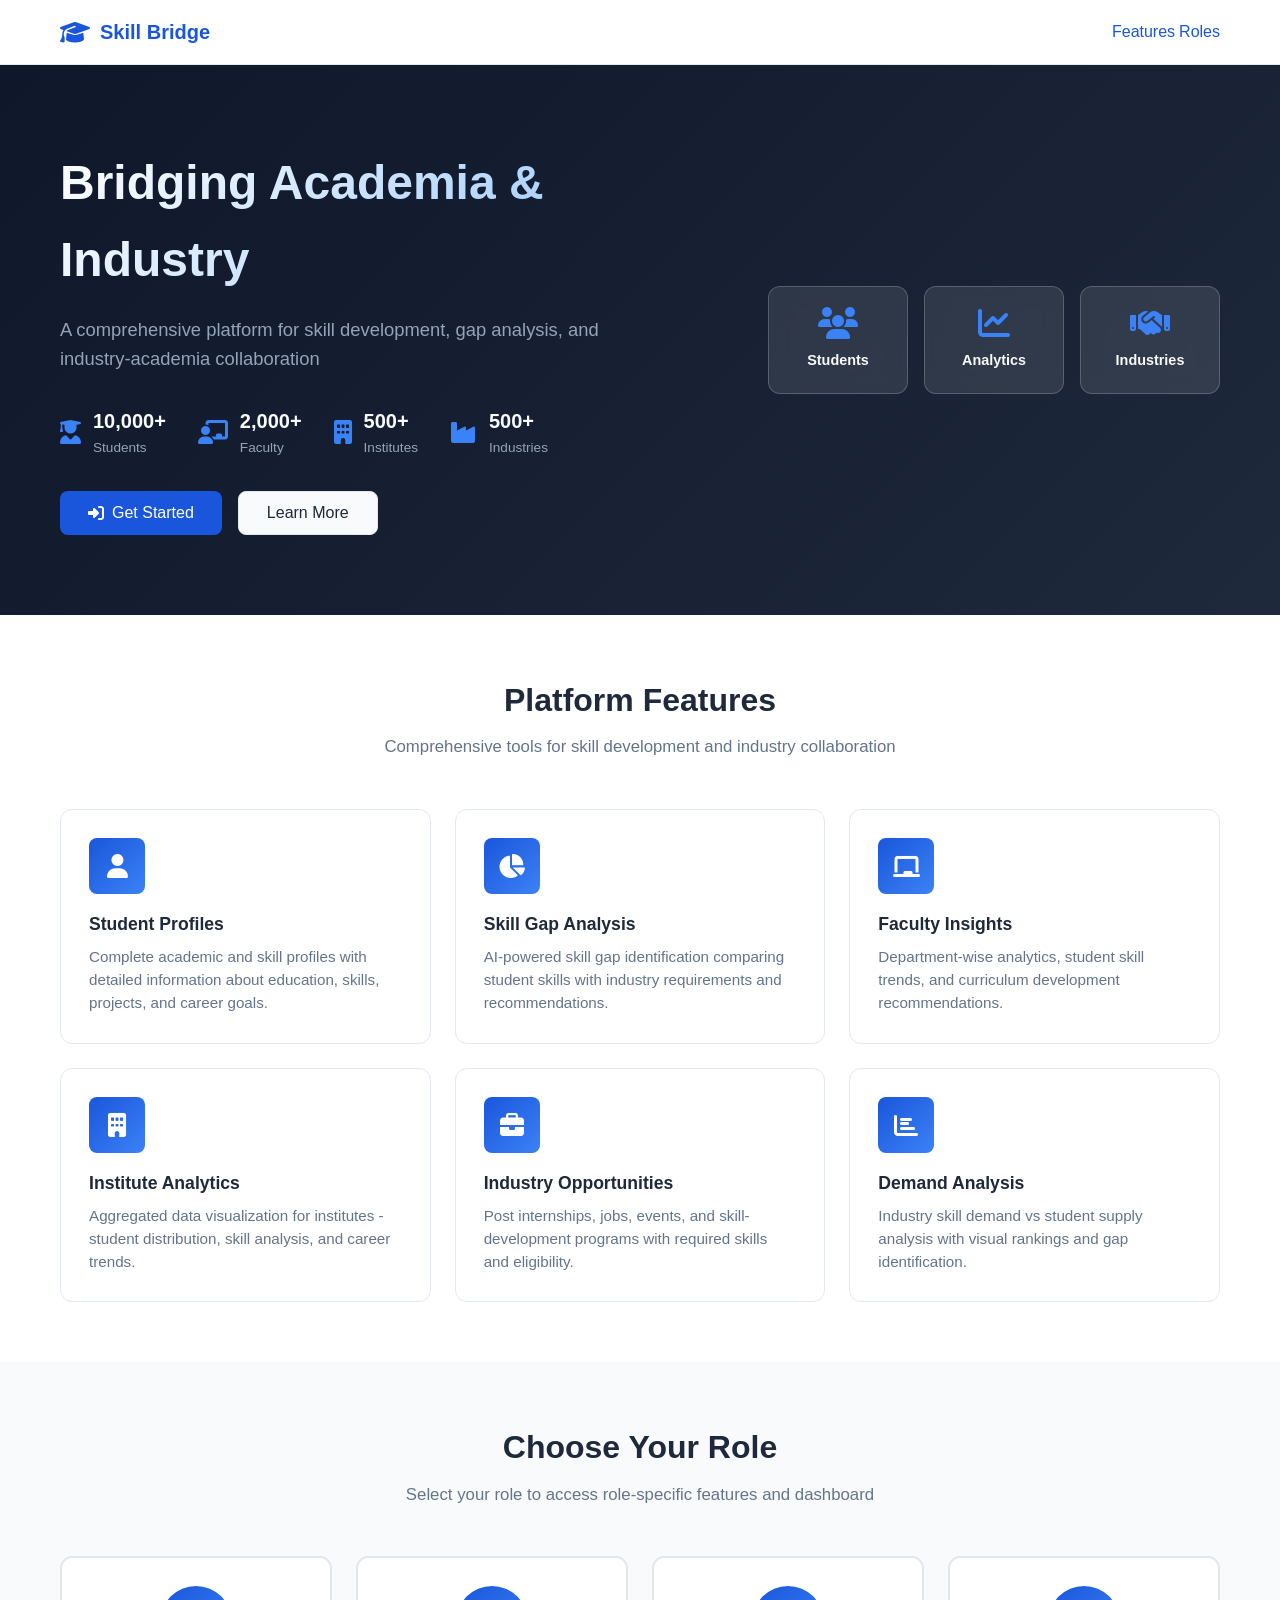
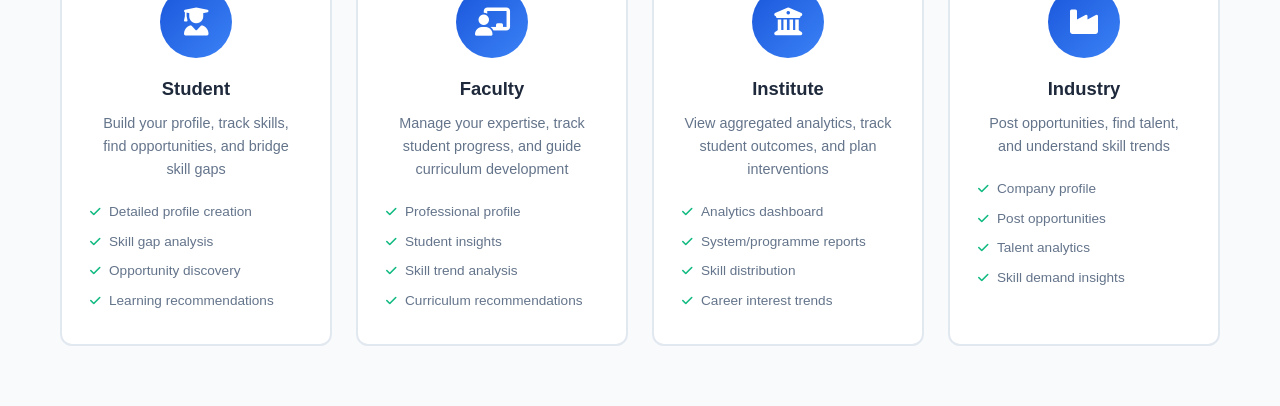
<file: Skill Bridge/frontend/index.html>
<!DOCTYPE html>
<html lang="en">
<head>
    <meta charset="UTF-8">
    <meta name="viewport" content="width=device-width, initial-scale=1.0">
    <title>Skill Bridge - Skill Development & Industry-Academia Bridge</title>
    <link rel="stylesheet" href="css/style.css">
    <link rel="stylesheet" href="https://cdnjs.cloudflare.com/ajax/libs/font-awesome/6.4.0/css/all.min.css">
</head>
<body>
    <!-- Header/Navigation -->
    <header class="header">
        <div class="container">
            <div class="logo">
                <i class="fas fa-graduation-cap"></i>
                <span>Skill Bridge</span>
            </div>
            <nav class="nav">
                <a href="#features">Features</a>
                <a href="#roles">Roles</a>
            </nav>
        </div>
    </header>

    <!-- Hero Section -->
    <section class="hero">
        <div class="container">
            <div class="hero-content">
                <h1>Bridging Academia & Industry</h1>
                <p class="subtitle">A comprehensive platform for skill development, gap analysis, and industry-academia collaboration</p>
                
                <div class="hero-stats">
                    <div class="stat">
                        <i class="fas fa-user-graduate"></i>
                        <div class="stat-content">
                            <span class="stat-number">10,000+</span>
                            <span class="stat-label">Students</span>
                        </div>
                    </div>
                    <div class="stat">
                        <i class="fas fa-chalkboard-teacher"></i>
                        <div class="stat-content">
                            <span class="stat-number">2,000+</span>
                            <span class="stat-label">Faculty</span>
                        </div>
                    </div>
                    <div class="stat">
                        <i class="fas fa-building"></i>
                        <div class="stat-content">
                            <span class="stat-number">500+</span>
                            <span class="stat-label">Institutes</span>
                        </div>
                    </div>
                    <div class="stat">
                        <i class="fas fa-industry"></i>
                        <div class="stat-content">
                            <span class="stat-number">500+</span>
                            <span class="stat-label">Industries</span>
                        </div>
                    </div>
                </div>

                <div class="hero-actions">
                    <button class="btn btn-primary btn-lg" onclick="showAuthModal()"">
                        <i class="fas fa-sign-in-alt"></i> Get Started
                    </button>
                    <button class="btn btn-secondary btn-lg" onclick="document.getElementById('roles').scrollIntoView({behavior: 'smooth'})">
                        Learn More
                    </button>
                </div>
            </div>
            
            <div class="hero-visual">
                <div class="hero-card hero-card-1">
                    <i class="fas fa-users"></i>
                    <br>
                    <span>Students</span>
                </div>
                <div class="hero-card hero-card-2">
                    <i class="fas fa-chart-line"></i>
                    <br>
                    <span>Analytics</span>
                </div>
                <div class="hero-card hero-card-3">
                    <i class="fas fa-handshake"></i>
                    <br>
                    <span>Industries</span>
                </div>
            </div>
        </div>
    </section>

    <!-- Features Section -->
    <section id="features" class="features">
        <div class="container">
            <div class="section-header">
                <h2>Platform Features</h2>
                <p>Comprehensive tools for skill development and industry collaboration</p>
            </div>
            
            <div class="features-grid">
                <div class="feature-card">
                    <div class="feature-icon">
                        <i class="fas fa-user"></i>
                    </div>
                    <h3>Student Profiles</h3>
                    <p>Complete academic and skill profiles with detailed information about education, skills, projects, and career goals.</p>
                </div>
                
                <div class="feature-card">
                    <div class="feature-icon">
                        <i class="fas fa-chart-pie"></i>
                    </div>
                    <h3>Skill Gap Analysis</h3>
                    <p>AI-powered skill gap identification comparing student skills with industry requirements and recommendations.</p>
                </div>
                
                <div class="feature-card">
                    <div class="feature-icon">
                        <i class="fas fa-chalkboard"></i>
                    </div>
                    <h3>Faculty Insights</h3>
                    <p>Department-wise analytics, student skill trends, and curriculum development recommendations.</p>
                </div>
                
                <div class="feature-card">
                    <div class="feature-icon">
                        <i class="fas fa-building"></i>
                    </div>
                    <h3>Institute Analytics</h3>
                    <p>Aggregated data visualization for institutes - student distribution, skill analysis, and career trends.</p>
                </div>
                
                <div class="feature-card">
                    <div class="feature-icon">
                        <i class="fas fa-briefcase"></i>
                    </div>
                    <h3>Industry Opportunities</h3>
                    <p>Post internships, jobs, events, and skill-development programs with required skills and eligibility.</p>
                </div>
                
                <div class="feature-card">
                    <div class="feature-icon">
                        <i class="fas fa-chart-bar"></i>
                    </div>
                    <h3>Demand Analysis</h3>
                    <p>Industry skill demand vs student supply analysis with visual rankings and gap identification.</p>
                </div>
            </div>
        </div>
    </section>

    <!-- Roles Section -->
    <section id="roles" class="roles">
        <div class="container">
            <div class="section-header">
                <h2>Choose Your Role</h2>
                <p>Select your role to access role-specific features and dashboard</p>
            </div>
            
            <div class="roles-grid">
                <div class="role-card" onclick="selectRole('student')">
                    <div class="role-icon">
                        <i class="fas fa-user-graduate"></i>
                    </div>
                    <h3>Student</h3>
                    <p>Build your profile, track skills, find opportunities, and bridge skill gaps</p>
                    <ul class="role-features">
                        <li><i class="fas fa-check"></i> Detailed profile creation</li>
                        <li><i class="fas fa-check"></i> Skill gap analysis</li>
                        <li><i class="fas fa-check"></i> Opportunity discovery</li>
                        <li><i class="fas fa-check"></i> Learning recommendations</li>
                    </ul>
                </div>
                
                <div class="role-card" onclick="selectRole('faculty')">
                    <div class="role-icon">
                        <i class="fas fa-chalkboard-teacher"></i>
                    </div>
                    <h3>Faculty</h3>
                    <p>Manage your expertise, track student progress, and guide curriculum development</p>
                    <ul class="role-features">
                        <li><i class="fas fa-check"></i> Professional profile</li>
                        <li><i class="fas fa-check"></i> Student insights</li>
                        <li><i class="fas fa-check"></i> Skill trend analysis</li>
                        <li><i class="fas fa-check"></i> Curriculum recommendations</li>
                    </ul>
                </div>
                
                <div class="role-card" onclick="selectRole('institute')">
                    <div class="role-icon">
                        <i class="fas fa-university"></i>
                    </div>
                    <h3>Institute</h3>
                    <p>View aggregated analytics, track student outcomes, and plan interventions</p>
                    <ul class="role-features">
                        <li><i class="fas fa-check"></i> Analytics dashboard</li>
                        <li><i class="fas fa-check"></i> System/programme reports</li>
                        <li><i class="fas fa-check"></i> Skill distribution</li>
                        <li><i class="fas fa-check"></i> Career interest trends</li>
                    </ul>
                </div>
                
                <div class="role-card" onclick="selectRole('industry')">
                    <div class="role-icon">
                        <i class="fas fa-industry"></i>
                    </div>
                    <h3>Industry</h3>
                    <p>Post opportunities, find talent, and understand skill trends</p>
                    <ul class="role-features">
                        <li><i class="fas fa-check"></i> Company profile</li>
                        <li><i class="fas fa-check"></i> Post opportunities</li>
                        <li><i class="fas fa-check"></i> Talent analytics</li>
                        <li><i class="fas fa-check"></i> Skill demand insights</li>
                    </ul>
                </div>
            </div>
        </div>
    </section>

    <!-- Login/Signup Modal (hidden by default) -->
    <div id="authModal" class="modal">
        <div class="modal-content">
            <div class="modal-header">
                <h2 id="authModalTitle">Get Started</h2>
                <button class="modal-close" onclick="closeAuthModal()">&times;</button>
            </div>
            
            <!-- Auth Tabs -->
            <div class="auth-tabs">
                <button class="auth-tab active" onclick="switchAuthTab('login')">Login</button>
                <button class="auth-tab" onclick="switchAuthTab('signup')">Sign Up</button>
            </div>
            
            <!-- Login Form -->
            <form id="loginForm" class="auth-form">
                <div class="form-group">
                    <label for="loginEmail">Email Address</label>
                    <input type="email" id="loginEmail" required placeholder="your@email.com">
                </div>
                <div class="form-group">
                    <label for="loginPassword">Password</label>
                    <input type="password" id="loginPassword" required placeholder="Enter your password">
                </div>
                <button type="submit" class="btn btn-primary btn-block">
                    <i class="fas fa-sign-in-alt"></i> Login
                </button>
            </form>
            
            <!-- Signup Form -->
            <form id="signupForm" class="auth-form" style="display: none;">
                <div class="form-group">
                    <label for="signupName">Full Name</label>
                    <input type="text" id="signupName" required placeholder="Your full name">
                </div>
                <div class="form-group">
                    <label for="signupEmail">Email Address</label>
                    <input type="email" id="signupEmail" required placeholder="your@email.com">
                </div>
                <div class="form-group">
                    <label for="signupPassword">Password</label>
                    <input type="password" id="signupPassword" required minlength="6" placeholder="Minimum 6 characters">
                </div>
                
                <!-- Role Selection -->
                <div class="form-group">
                    <label>I am a...</label>
                    <div class="role-selection">
                        <label class="role-option">
                            <input type="radio" name="signupRole" value="student" checked onchange="toggleInstituteField()">
                            <span class="role-option-content">
                                <i class="fas fa-user-graduate"></i>
                                <strong>Student</strong>
                            </span>
                        </label>
                        <label class="role-option">
                            <input type="radio" name="signupRole" value="faculty" onchange="toggleInstituteField()">
                            <span class="role-option-content">
                                <i class="fas fa-chalkboard-teacher"></i>
                                <strong>Faculty</strong>
                            </span>
                        </label>
                        <label class="role-option">
                            <input type="radio" name="signupRole" value="institute" onchange="toggleInstituteField()">
                            <span class="role-option-content">
                                <i class="fas fa-university"></i>
                                <strong>Institute</strong>
                            </span>
                        </label>
                        <label class="role-option">
                            <input type="radio" name="signupRole" value="industry" onchange="toggleInstituteField()">
                            <span class="role-option-content">
                                <i class="fas fa-industry"></i>
                                <strong>Industry</strong>
                            </span>
                        </label>
                    </div>
                </div>
                
                <!-- Institute Name (conditional) -->
                <div class="form-group" id="instituteNameGroup" style="display: none;">
                    <label for="signupInstitute">Institute/College Name</label>
                    <input type="text" id="signupInstitute" placeholder="Your institute name">
                </div>
                
                <button type="submit" class="btn btn-primary btn-block">
                    <i class="fas fa-user-plus"></i> Create Account
                </button>
                
                <p class="auth-switch">Already have an account? <a href="#" onclick="switchAuthTab('login')">Login</a></p>
            </form>
            
            <!-- Role Selection for Login (if no account) -->
            <div id="loginRoleSelection" style="display: none;" class="role-selection">
                <p class="text-center mb-3">Select your role to view role-specific login or use common credentials below</p>
                <button class="btn btn-outline btn-block" onclick="useSampleStudent()">
                    <i class="fas fa-user-graduate"></i> Student Demo
                </button>
                <button class="btn btn-outline btn-block" onclick="useSampleFaculty()">
                    <i class="fas fa-chalkboard-teacher"></i> Faculty Demo
                </button>
                <button class="btn btn-outline btn-block" onclick="useSampleInstitute()">
                    <i class="fas fa-university"></i> Institute Demo
                </button>
                <button class="btn btn-outline btn-block" onclick="useSampleIndustry()">
                    <i class="fas fa-industry"></i> Industry Demo
                </button>
                <p class="text-muted text-center mt-3" style="font-size: 0.8rem;">
                    AYUSH prototype demonstration. All students, AYUSH organisations and opportunities
                    shown are fictional demo data used only for this prototype.
                </p>
            </div>
        </div>
    </div>

    <!-- Loading Overlay -->
    <div id="loadingOverlay" class="loading-overlay" style="display: none;">
        <div class="loading-spinner"></div>
        <p>Loading...</p>
    </div>

    <script src="js/main.js"></script>
    <script src="js/auth.js"></script>
</body>
</html>
</file>
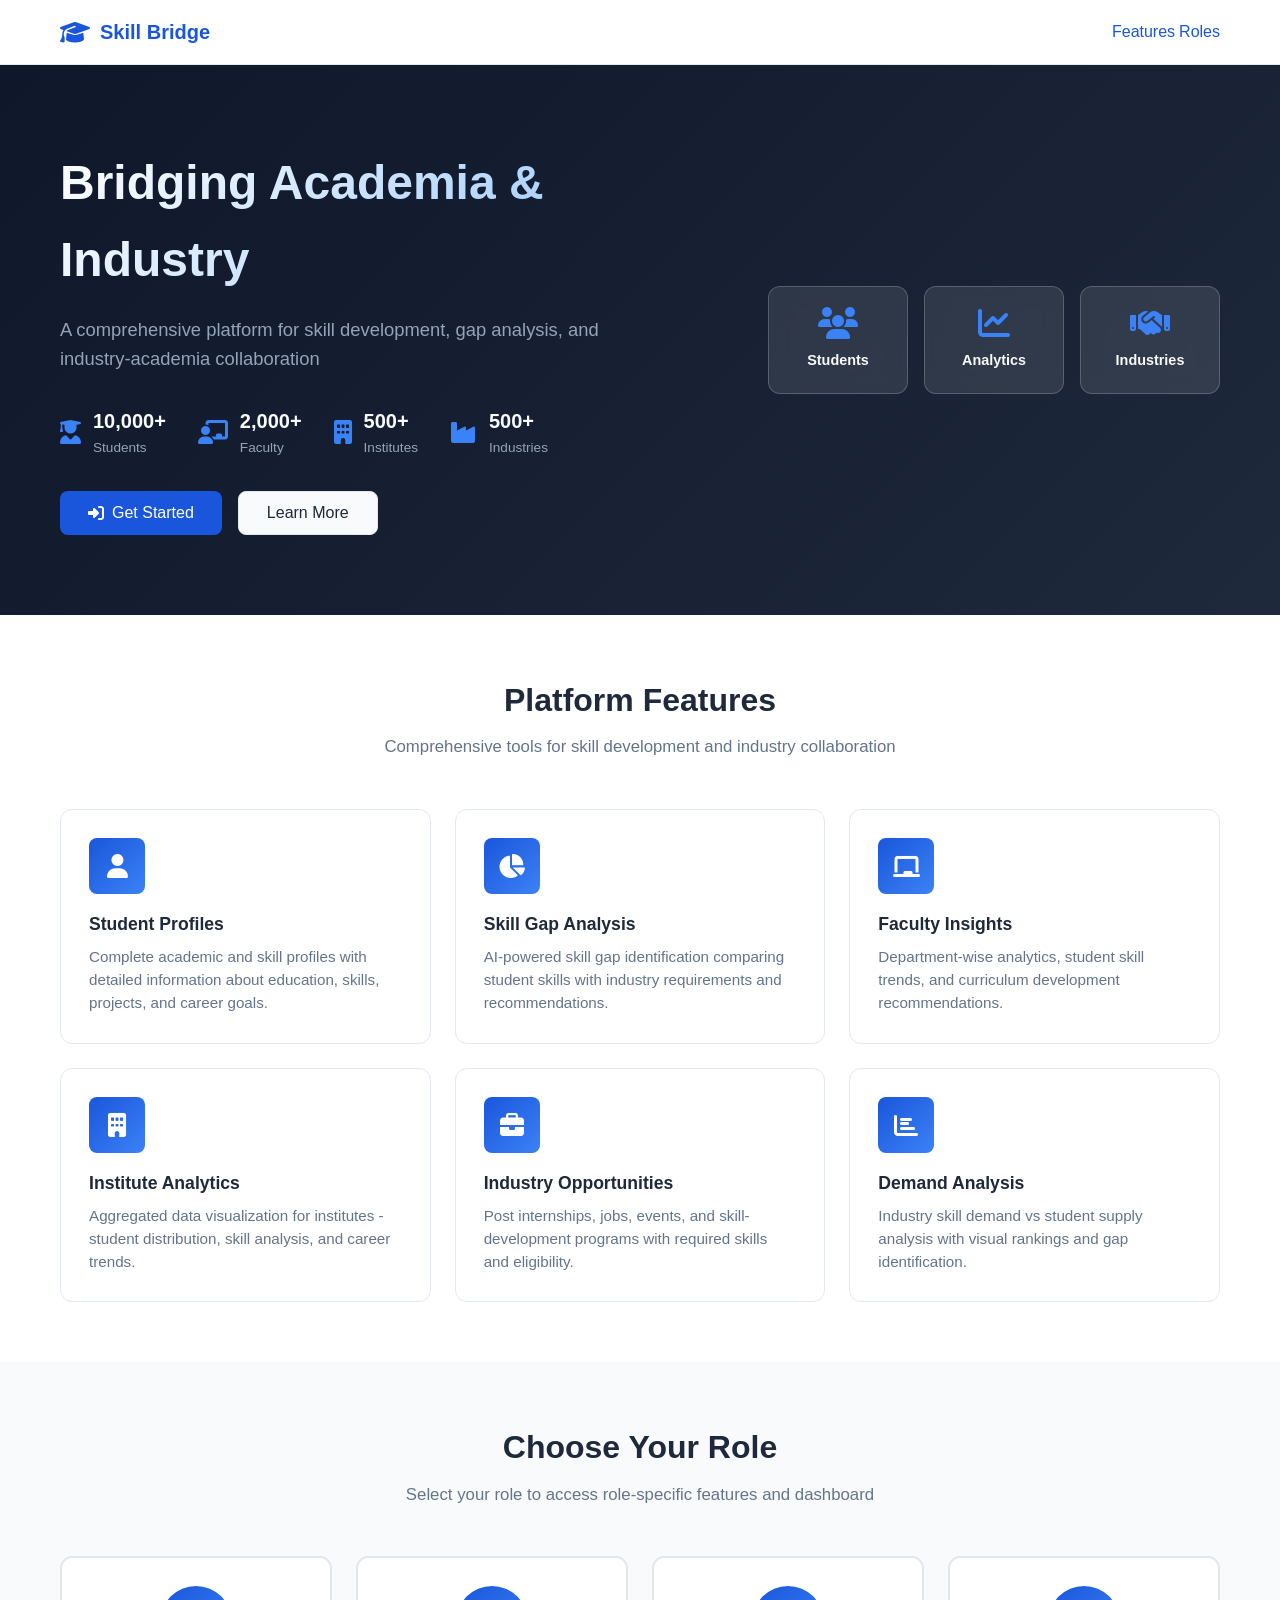
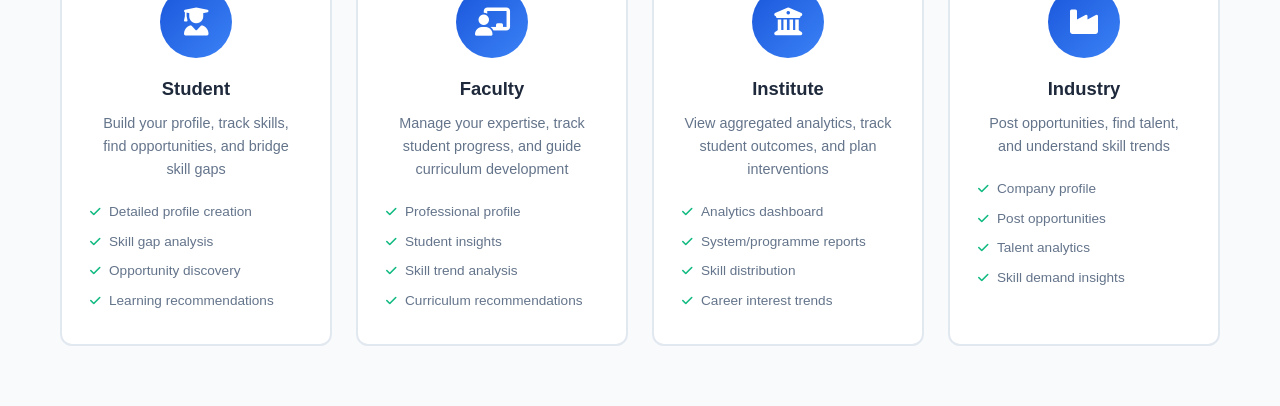
<file: Skill Bridge/frontend/faculty.html>
<!DOCTYPE html>
<html lang="en">
<head>
    <meta charset="UTF-8">
    <meta name="viewport" content="width=device-width, initial-scale=1.0">
    <title>Faculty Dashboard - Skill Bridge</title>
    <link rel="stylesheet" href="css/style.css">
    <link rel="stylesheet" href="https://cdnjs.cloudflare.com/ajax/libs/font-awesome/6.4.0/css/all.min.css">
</head>
<body>
    <!-- Header -->
    <header class="header header-dark">
        <div class="container">
            <div class="logo">
                <i class="fas fa-graduation-cap"></i>
                <span>Skill Bridge</span>
            </div>
            <nav class="nav">
                <a href="#" class="nav-link active" data-section="dashboard">Dashboard</a>
                <a href="#" class="nav-link" data-section="profile">Profile</a>
                <a href="#" class="nav-link" data-section="insights">Insights</a>
                <a href="#" class="nav-link" data-section="opportunities">Opportunities</a>
            </nav>
            <div class="user-menu">
                <span class="user-name" id="facultyUserName">Loading...</span>
                <button class="btn btn-icon" onclick="logout()">
                    <i class="fas fa-sign-out-alt"></i>
                </button>
            </div>
        </div>
    </header>

    <!-- Main Content -->
    <main class="main-content">
        <div class="container">
            
            <!-- Dashboard Section -->
            <section id="section-dashboard" class="section active">
                <div class="page-header">
                    <h1>Welcome, <span id="facultyWelcomeName">Faculty</span></h1>
                    <p class="text-muted">Your faculty dashboard</p>
                </div>
                
                <!-- Quick Stats -->
                <div class="stats-grid">
                    <div class="stat-card">
                        <div class="stat-icon stat-icon-primary">
                            <i class="fas fa-users"></i>
                        </div>
                        <div class="stat-info">
                            <span class="stat-value" id="statDepartmentStudents">0</span>
                            <span class="stat-label">Institute Students</span>
                        </div>
                    </div>
                    <div class="stat-card">
                        <div class="stat-icon stat-icon-success">
                            <i class="fas fa-chart-line"></i>
                        </div>
                        <div class="stat-info">
                            <span class="stat-value" id="statTopSkill">-</span>
                            <span class="stat-label">Most Common Skill</span>
                        </div>
                    </div>
                    <div class="stat-card">
                        <div class="stat-icon stat-icon-warning">
                            <i class="fas fa-exclamation-circle"></i>
                        </div>
                        <div class="stat-info">
                            <span class="stat-value" id="statSkillGaps">0</span>
                            <span class="stat-label">Identified Skill Gaps</span>
                        </div>
                    </div>
                    <div class="stat-card">
                        <div class="stat-icon stat-icon-info">
                            <i class="fas fa-briefcase"></i>
                        </div>
                        <div class="stat-info">
                            <span class="stat-value" id="statActiveOpportunities">0</span>
                            <span class="stat-label">Active Opportunities</span>
                        </div>
                    </div>
                </div>
                
                <!-- Department Info -->
                <div class="card">
                    <div class="card-header">
                        <h3><i class="fas fa-building"></i> Department Information</h3>
                    </div>
                    <div class="card-body">
                        <div class="info-grid">
                            <div class="info-item">
                                <span class="info-label">Department</span>
                                <span class="info-value" id="facultyDepartment">-</span>
                            </div>
                            <div class="info-item">
                                <span class="info-label">Designation</span>
                                <span class="info-value" id="facultyDesignation">-</span>
                            </div>
                            <div class="info-item">
                                <span class="info-label">Experience</span>
                                <span class="info-value" id="facultyExperience">-</span>
                            </div>
                            <div class="info-item">
                                <span class="info-label">Subjects Teaching</span>
                                <span class="info-value" id="facultySubjects">-</span>
                            </div>
                        </div>
                    </div>
                </div>
                
                <!-- Expertise & Skills -->
                <div class="card">
                    <div class="card-header">
                        <h3><i class="fas fa-expertise"></i> Your Expertise & Skills</h3>
                        <button class="btn btn-sm btn-outline" onclick="enableFacultyEdit()">
                            <i class="fas fa-edit"></i> Edit
                        </button>
                    </div>
                    <div class="card-body">
                        <div class="two-col">
                            <div>
                                <h5>Expertise Areas</h5>
                                <div id="facultyExpertise" class="skill-tags">
                                    <span class="text-muted">Loading...</span>
                                </div>
                            </div>
                            <div>
                                <h5>Skills</h5>
                                <div id="facultySkills" class="skill-tags">
                                    <span class="text-muted">Loading...</span>
                                </div>
                            </div>
                        </div>
                    </div>
                </div>
            </section>
            
            <!-- Profile Section -->
            <section id="section-profile" class="section">
                <div class="page-header">
                    <h1>My Profile</h1>
                    <p class="text-muted">Manage your professional profile</p>
                </div>
                
                <div class="card">
                    <div class="card-header">
                        <h3>Professional Information</h3>
                    </div>
                    <div class="card-body">
                        <div class="profile-grid">
                            <div class="form-group">
                                <label>Full Name</label>
                                <input type="text" id="editFName" class="form-control" disabled>
                            </div>
                            <div class="form-group">
                                <label>Email</label>
                                <input type="email" id="editFEmail" class="form-control" disabled>
                            </div>
                            <div class="form-group">
                                <label>Institute/College</label>
                                <input type="text" id="editFInstitute" class="form-control" disabled>
                            </div>
                            <div class="form-group">
                                <label>Department</label>
                                <input type="text" id="editFDepartment" class="form-control" disabled>
                            </div>
                            <div class="form-group">
                                <label>Designation</label>
                                <input type="text" id="editFDesignation" class="form-control" disabled>
                            </div>
                            <div class="form-group">
                                <label>Experience (Years)</label>
                                <input type="number" id="editFExperience" class="form-control" disabled>
                            </div>
                            <div class="form-group">
                                <label>Subjects Teaching (comma separated)</label>
                                <input type="text" id="editFSubjects" class="form-control" disabled>
                            </div>
                            <div class="form-group">
                                <label>Expertise Areas (comma separated)</label>
                                <input type="text" id="editFExpertise" class="form-control" disabled>
                            </div>
                            <div class="form-group">
                                <label>Skills (comma separated)</label>
                                <input type="text" id="editFSkills" class="form-control" disabled>
                            </div>
                            <div class="form-group">
                                <label>Certifications (comma separated)</label>
                                <input type="text" id="editFCertifications" class="form-control" disabled>
                            </div>
                            <div class="form-group">
                                <label>Research Projects (JSON format)</label>
                                <textarea id="editFProjects" class="form-control" rows="3" disabled></textarea>
                            </div>
                        </div>
                        <div class="profile-actions">
                            <button class="btn btn-primary" id="saveFacultyBtn" style="display: none;" onclick="saveFacultyProfile()">
                                <i class="fas fa-save"></i> Save Changes
                            </button>
                        </div>
                    </div>
                </div>
            </section>
            
            <!-- Insights Section -->
            <section id="section-insights" class="section">
                <div class="page-header">
                    <h1>Student & Skill Insights</h1>
                    <p class="text-muted">AYUSH student skill trends and analysis for your institute</p>
                </div>
                
                <!-- Skill Gap Trends -->
                <div class="card">
                    <div class="card-header">
                        <h3><i class="fas fa-chart-bar"></i> Skill Gap Trends</h3>
                    </div>
                    <div class="card-body">
                        <p class="text-muted">Skills in highest industry demand that your students have the least exposure to</p>
                        <div id="skillGapTrends" class="insights-list">
                            <span class="text-muted">Loading...</span>
                        </div>
                    </div>
                </div>
                
                <!-- Industry Required Skills -->
                <div class="card">
                    <div class="card-header">
                        <h3><i class="fas fa-industry"></i> Industry-Required Skills</h3>
                    </div>
                    <div class="card-body">
                        <p class="text-muted">Skills most demanded by the demo AYUSH organisations for your institute's students</p>
                        <div id="industryRequiredSkills" class="insights-list">
                            <span class="text-muted">Loading...</span>
                        </div>
                    </div>
                </div>
                
                <!-- Curriculum Recommendations -->
                <div class="card">
                    <div class="card-header">
                        <h3><i class="fas fa-graduation-cap"></i> Faculty Development Program</h3>
                    </div>
                    <div class="card-body">
                        <div id="curriculumRecommendations">
                            <ul class="recommendation-list">
                                <li class="text-muted">Loading...</li>
                            </ul>
                        </div>
                    </div>
                </div>
            </section>
            
            <!-- Opportunities Section -->
            <section id="section-opportunities" class="section">
                <div class="page-header">
                    <h1>Industry Opportunities</h1>
                    <p class="text-muted">Stay updated with industry opportunities for your students</p>
                </div>
                
                <div class="card">
                    <div class="card-header">
                        <h3>Recent Opportunities</h3>
                        <div class="filter-bar">
                            <select id="facultyOppFilter" onchange="debounceLoadFacultyOpps()">
                                <option value="">All Types</option>
                                <option value="internship">Internship</option>
                                <option value="job">Job</option>
                                <option value="event">Event</option>
                                <option value="skill-program">Skill Program</option>
                            </select>
                        </div>
                    </div>
                    <div class="card-body">
                        <div id="facultyOpportunitiesList" class="opportunities-list">
                            <span class="text-muted">Loading...</span>
                        </div>
                    </div>
                </div>
            </section>
            
        </div>
    </main>

    <script src="js/main.js"></script>
    <script src="js/auth.js"></script>
    <script src="js/faculty.js"></script>
</body>
</html>
</file>
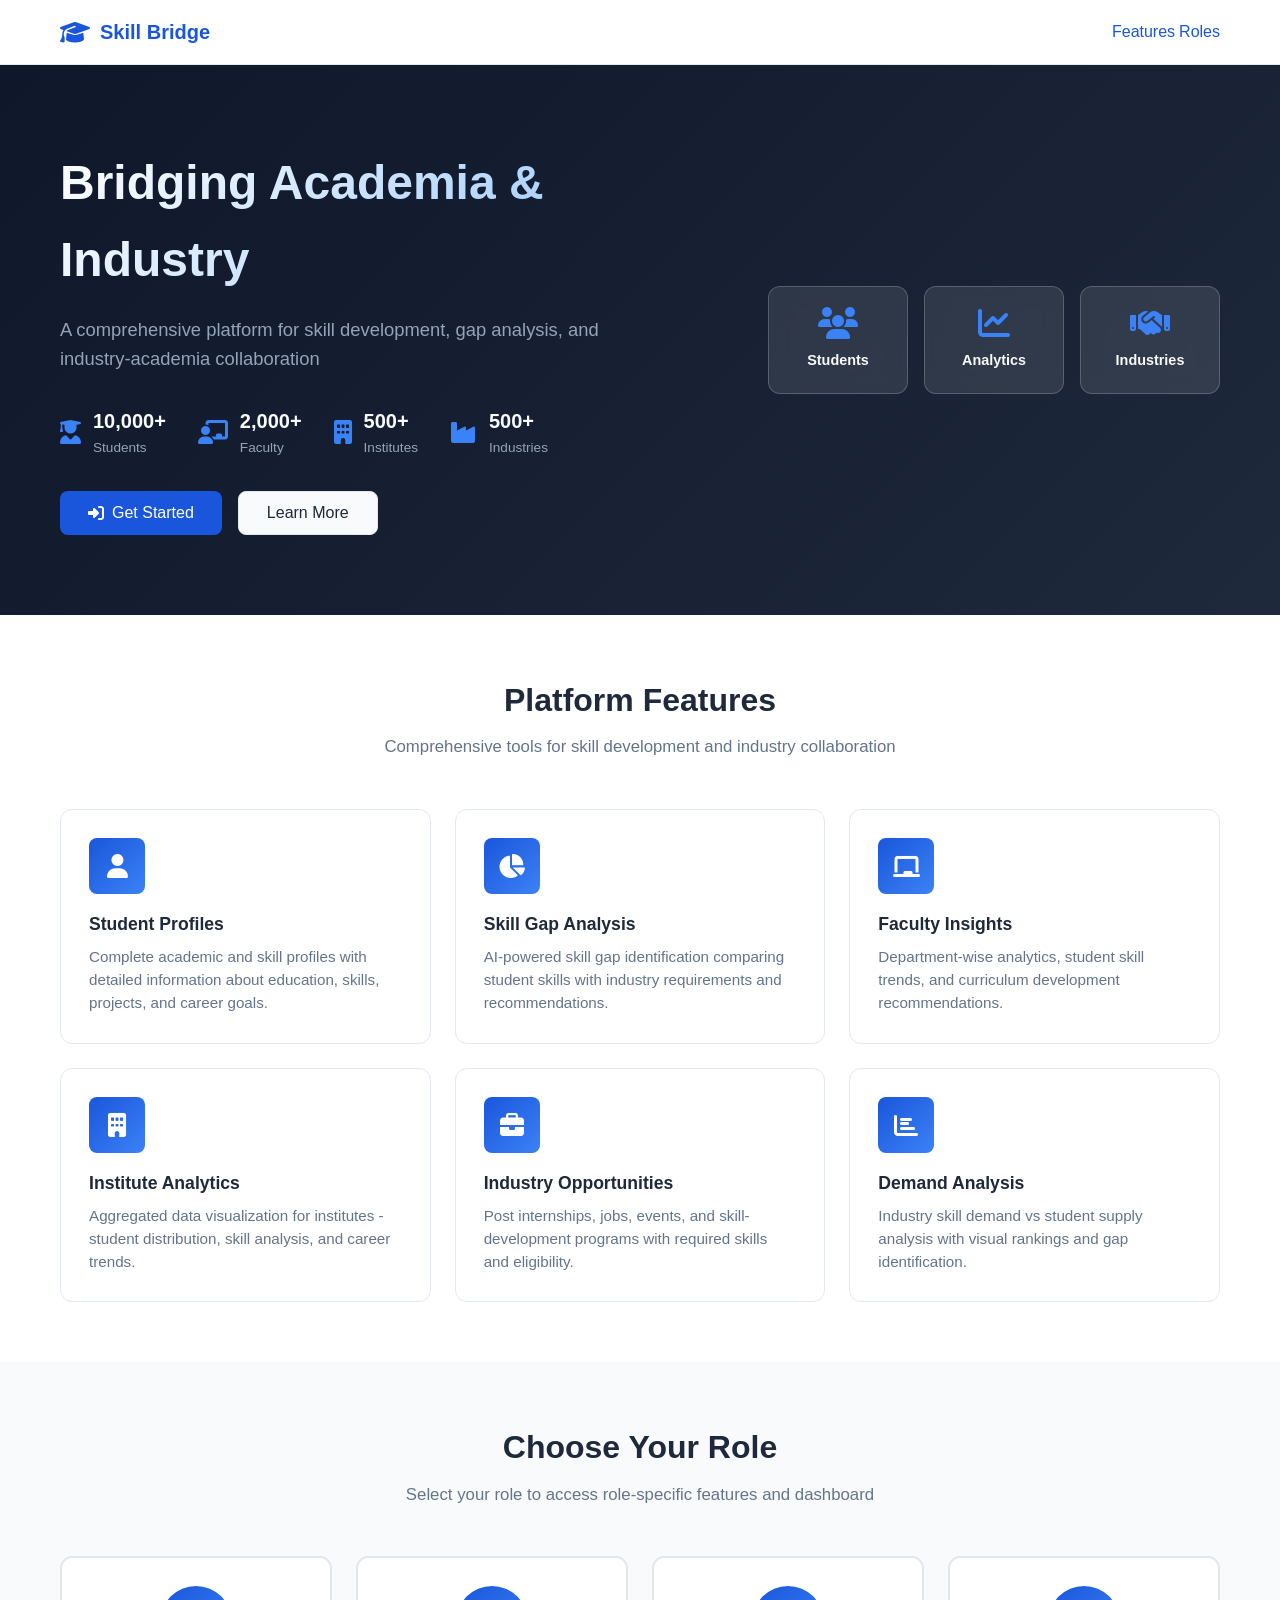
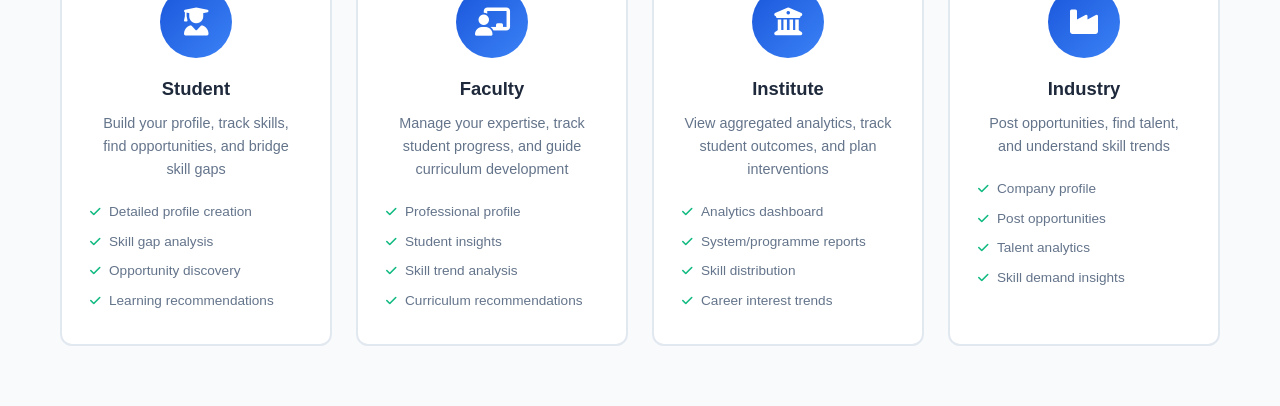
<file: Skill Bridge/frontend/industry.html>
<!DOCTYPE html>
<html lang="en">
<head>
    <meta charset="UTF-8">
    <meta name="viewport" content="width=device-width, initial-scale=1.0">
    <title>Industry Dashboard - Skill Bridge</title>
    <link rel="stylesheet" href="css/style.css">
    <link rel="stylesheet" href="https://cdnjs.cloudflare.com/ajax/libs/font-awesome/6.4.0/css/all.min.css">
</head>
<body>
    <!-- Header -->
    <header class="header header-dark">
        <div class="container">
            <div class="logo">
                <i class="fas fa-graduation-cap"></i>
                <span>Skill Bridge</span>
            </div>
            <nav class="nav">
                <a href="#" class="nav-link active" data-section="dashboard">Dashboard</a>
                <a href="#" class="nav-link" data-section="profile">Company Profile</a>
                <a href="#" class="nav-link" data-section="opportunities">Opportunities</a>
                <a href="#" class="nav-link" data-section="talent">Talent Analytics</a>
            </nav>
            <div class="user-menu">
                <span class="user-name" id="industryUserName">Loading...</span>
                <button class="btn btn-icon" onclick="logout()">
                    <i class="fas fa-sign-out-alt"></i>
                </button>
            </div>
        </div>
    </header>

    <!-- Main Content -->
    <main class="main-content">
        <div class="container">
            
            <!-- Dashboard Section -->
            <section id="section-dashboard" class="section active">
                <div class="page-header">
                    <h1>Industry Dashboard</h1>
                    <p class="text-muted">Manage opportunities and analyze talent market</p>
                </div>
                
                <!-- Quick Stats -->
                <div class="stats-grid">
                    <div class="stat-card">
                        <div class="stat-icon stat-icon-primary">
                            <i class="fas fa-briefcase"></i>
                        </div>
                        <div class="stat-info">
                            <span class="stat-value" id="statPostedOpps">0</span>
                            <span class="stat-label">Posted Opportunities</span>
                        </div>
                    </div>
                    <div class="stat-card">
                        <div class="stat-icon stat-icon-success">
                            <i class="fas fa-eye"></i>
                        </div>
                        <div class="stat-info">
                            <span class="stat-value" id="statTotalViewers">0</span>
                            <span class="stat-label">Total Opportunities Listed</span>
                        </div>
                    </div>
                    <div class="stat-card">
                        <div class="stat-icon stat-icon-warning">
                            <i class="fas fa-users"></i>
                        </div>
                        <div class="stat-info">
                            <span class="stat-value" id="statAvailableTalent">0</span>
                            <span class="stat-label">Available Students</span>
                        </div>
                    </div>
                    <div class="stat-card">
                        <div class="stat-icon stat-icon-info">
                            <i class="fas fa-chart-line"></i>
                        </div>
                        <div class="stat-info">
                            <span class="stat-value" id="statTopDemandSkill">-</span>
                            <span class="stat-label">Most Demanded Skill</span>
                        </div>
                    </div>
                </div>
                
                <!-- Company Profile Quick View -->
                <div class="card">
                    <div class="card-header">
                        <h3><i class="fas fa-building"></i> Your Company</h3>
                        <button class="btn btn-sm btn-outline" onclick="switchSection('profile')">
                            <i class="fas fa-edit"></i> Edit Profile
                        </button>
                    </div>
                    <div class="card-body">
                        <div class="company-info" id="companyQuickInfo">
                            <span class="text-muted">Loading...</span>
                        </div>
                    </div>
                </div>
            </section>
            
            <!-- Company Profile Section -->
            <section id="section-profile" class="section">
                <div class="page-header">
                    <h1>Company Profile</h1>
                    <p class="text-muted">Manage your company/industry profile</p>
                </div>
                
                <div class="card">
                    <div class="card-header">
                        <h3>Company Information</h3>
                    </div>
                    <div class="card-body">
                        <div class="profile-grid">
                            <div class="form-group">
                                <label>Company Name</label>
                                <input type="text" id="editCompanyName" class="form-control" disabled>
                            </div>
                            <div class="form-group">
                                <label>Industry Type</label>
                                <select id="editIndustryType" class="form-control" disabled>
                                    <option value="">Select...</option>
                                    <option value="IT/Software">IT/Software</option>
                                    <option value="Automotive">Automotive</option>
                                    <option value="Banking/Finance">Banking/Finance</option>
                                    <option value="Healthcare">Healthcare</option>
                                    <option value="Manufacturing">Manufacturing</option>
                                    <option value="Consulting">Consulting</option>
                                    <option value="Education">Education</option>
                                    <option value="Telecom">Telecom</option>
                                    <option value="Energy">Energy</option>
                                    <option value="Other">Other</option>
                                </select>
                            </div>
                            <div class="form-group">
                                <label>Location</label>
                                <input type="text" id="editLocation" class="form-control" disabled>
                            </div>
                            <div class="form-group">
                                <label>Company Size</label>
                                <select id="editSize" class="form-control" disabled>
                                    <option value="">Select...</option>
                                    <option value="Startup">Startup</option>
                                    <option value="SME">SME</option>
                                    <option value="Large">Large</option>
                                </select>
                            </div>
                            <div class="form-group">
                                <label>Description</label>
                                <textarea id="editDescription" class="form-control" rows="4" disabled></textarea>
                            </div>
                        </div>
                        <div class="profile-actions">
                            <button class="btn btn-primary" id="saveCompanyBtn" style="display: none;" onclick="saveCompanyProfile()">
                                <i class="fas fa-save"></i> Save Changes
                            </button>
                        </div>
                    </div>
                </div>
            </section>
            
            <!-- Opportunities Section -->
            <section id="section-opportunities" class="section">
                <div class="page-header">
                    <h1>Opportunities</h1>
                    <p class="text-muted">Post and manage job/internship/event opportunities</p>
                </div>
                
                <!-- New Opportunity Form -->
                <div class="card">
                    <div class="card-header">
                        <h3><i class="fas fa-plus-circle"></i> Post New Opportunity</h3>
                    </div>
                    <div class="card-body">
                        <div class="form-grid">
                            <div class="form-group">
                                <label>Title</label>
                                <input type="text" id="newOppTitle" class="form-control" placeholder="e.g., Summer Intern - Data Science">
                            </div>
                            <div class="form-group">
                                <label>Type</label>
                                <select id="newOppType" class="form-control">
                                    <option value="internship">Internship</option>
                                    <option value="job">Job</option>
                                    <option value="event">Event/Workshop</option>
                                    <option value="skill-program">Skill Development Program</option>
                                </select>
                            </div>
                        </div>
                        <div class="form-group">
                            <label>Required Skills (comma separated)</label>
                            <input type="text" id="newOppSkills" class="form-control" placeholder="Python, Machine Learning, SQL, ...">
                            <div class="skill-suggestions" id="skillSuggestions">
                                <small class="text-muted">Start typing to see suggested skills</small>
                            </div>
                        </div>
                        <div class="form-grid">
                            <div class="form-group">
                                <label>Location</label>
                                <input type="text" id="newOppLocation" class="form-control" placeholder="Pune, Online, etc.">
                            </div>
                            <div class="form-group">
                                <label>Mode</label>
                                <select id="newOppMode" class="form-control">
                                    <option value="">Select...</option>
                                    <option value="On-site">On-site</option>
                                    <option value="Remote">Remote</option>
                                    <option value="Hybrid">Hybrid</option>
                                </select>
                            </div>
                        </div>
                        <div class="form-grid">
                            <div class="form-group">
                                <label>Deadline</label>
                                <input type="date" id="newOppDeadline" class="form-control">
                            </div>
                            <div class="form-group">
                                <label>Stipend/Compensation</label>
                                <input type="text" id="newOppStipend" class="form-control" placeholder="e.g., ₹20,000/month or Open">
                            </div>
                        </div>
                        <div class="form-group">
                            <label>Description</label>
                            <textarea id="newOppDescription" class="form-control" rows="3" placeholder="Describe the opportunity..."></textarea>
                        </div>
                        <div class="form-group">
                            <label>Eligibility Criteria (JSON format, optional)</label>
                            <textarea id="newOppEligibility" class="form-control" rows="2" placeholder='{"ayush_system": ["Ayurveda"], "programme": "BAMS"}'></textarea>
                            <small class="text-muted">Example: {"ayush_system": ["BAMS"], "career_area": "Clinical Research"}</small>
                        </div>
                        
                        <!-- Quiz Section -->
                        <div class="form-group">
                            <label>Add Skill Quiz to This Opportunity (Optional)</label>
                            <div id="quizEditor" style="display: none;">
                                <div class="quiz-form">
                                    <div class="form-row">
                                        <div class="form-group">
                                            <label>Quiz Title</label>
                                            <input type="text" id="quizTitle" class="form-control" placeholder="e.g., Python & SQL Skills Assessment">
                                        </div>
                                        <div class="form-group">
                                            <label>Passing Score (%)</label>
                                            <input type="number" id="quizPassingScore" class="form-control" min="0" max="100" value="50">
                                        </div>
                                        <div class="form-group">
                                            <label>Time Limit (minutes, optional)</label>
                                            <input type="number" id="quizTimeLimit" class="form-control" min="0" placeholder="30">
                                        </div>
                                    </div>
                                    
                                    <div class="form-group">
                                        <label>Questions</label>
                                        <div id="questionsList">
                                            <div class="question-item empty">
                                                <p class="text-muted">No questions added yet. Click "Add Question" to start.</p>
                                            </div>
                                        </div>
                                        <button class="btn btn-sm btn-outline mt-2" onclick="addQuestion()">
                                            <i class="fas fa-plus"></i> Add Question
                                        </button>
                                    </div>
                                    
                                    <div class="form-group mt-3">
                                        <button class="btn btn-secondary" onclick="toggleQuizEditor()">
                                            <i class="fas fa-times"></i> Cancel Quiz
                                        </button>
                                    </div>
                                </div>
                            </div>
                            <button class="btn btn-secondary mt-2" onclick="toggleQuizEditor()">
                                <i class="fas fa-plus-circle"></i> Add Skill Quiz
                            </button>
                        </div>
                        
                        <button class="btn btn-primary btn-lg mt-3" onclick="postOpportunity()">
                            <i class="fas fa-upload"></i> Post Opportunity
                        </button>
                    </div>
                </div>
                
                <!-- Posted Opportunities -->
                <div class="card mt-3">
                    <div class="card-header">
                        <h3><i class="fas fa-list"></i> Your Posted Opportunities</h3>
                        <div class="filter-bar">
                            <input type="text" id="myOppSearch" class="form-control" placeholder="Search your opportunities..." 
                                   onkeyup="debounceSearchMyOpps()">
                        </div>
                    </div>
                    <div class="card-body">
                        <div id="myOpportunitiesList" class="opportunities-list">
                            <span class="text-muted">Loading...</span>
                        </div>
                    </div>
                </div>
            </section>
            
            <!-- Talent Analytics Section -->
            <section id="section-talent" class="section">
                <div class="page-header">
                    <h1>Talent Market Analytics</h1>
                    <p class="text-muted">Understand skill demand and student availability</p>
                </div>
                
                <!-- Skill Demand Chart -->
                <div class="card">
                    <div class="card-header">
                        <h3><i class="fas fa-chart-bar"></i> Top Demanded Skills</h3>
                    </div>
                    <div class="card-body chart-container">
                        <img id="demandChart" src="" alt="Skill Demand Chart" style="display: none;">
                        <div id="demandChartLoading" class="text-center">
                            <i class="fas fa-spinner fa-spin"></i>
                            <p>Loading chart...</p>
                        </div>
                    </div>
                </div>
                
                <!-- Demand vs Supply Comparison -->
                <div class="card">
                    <div class="card-header">
                        <h3><i class="fas fa-balance-scale"></i> Demand vs Supply Comparison</h3>
                    </div>
                    <div class="card-body chart-container">
                        <img id="demandSupplyChart" src="" alt="Demand vs Supply Chart" style="display: none;">
                        <div id="demandSupplyChartLoading" class="text-center">
                            <i class="fas fa-spinner fa-spin"></i>
                            <p>Loading chart...</p>
                        </div>
                    </div>
                </div>
                
                <!-- High Demand - Low Supply Skills -->
                <div class="card">
                    <div class="card-header">
                        <h3><i class="fas fa-exclamation-circle"></i> High Demand - Low Supply Skills</h3>
                        <span class="badge badge-warning">Opportunity Alert</span>
                    </div>
                    <div class="card-body">
                        <p class="text-muted mb-3">These skills are highly demanded by industries but have low student availability. Consider focusing recruitment or creating training programs for these skills.</p>
                        <div id="highDemandLowSupply" class="skills-list">
                            <span class="text-muted">Loading...</span>
                        </div>
                    </div>
                </div>
                
                <!-- Skill Rankings -->
                <div class="card">
                    <div class="card-header">
                        <h3><i class="fas fa-trophy"></i> Skill Demand Rankings</h3>
                    </div>
                    <div class="card-body">
                        <div class="table-responsive">
                            <table class="table table-hover" id="skillRankingsTable">
                                <thead>
                                    <tr>
                                        <th>Rank</th>
                                        <th>Skill</th>
                                        <th>Demand Score</th>
                                        <th>Supply Score</th>
                                        <th>Gap</th>
                                        <th>Priority</th>
                                    </tr>
                                </thead>
                                <tbody id="skillRankingsBody">
                                    <tr>
                                        <td colspan="6" class="text-center text-muted">Loading...</td>
                                    </tr>
                                </tbody>
                            </table>
                        </div>
                    </div>
                </div>
            </section>
            
        </div>
    </main>

    <script src="js/main.js"></script>
    <script src="js/auth.js"></script>
    <script src="js/industry.js"></script>
</body>
</html>
</file>
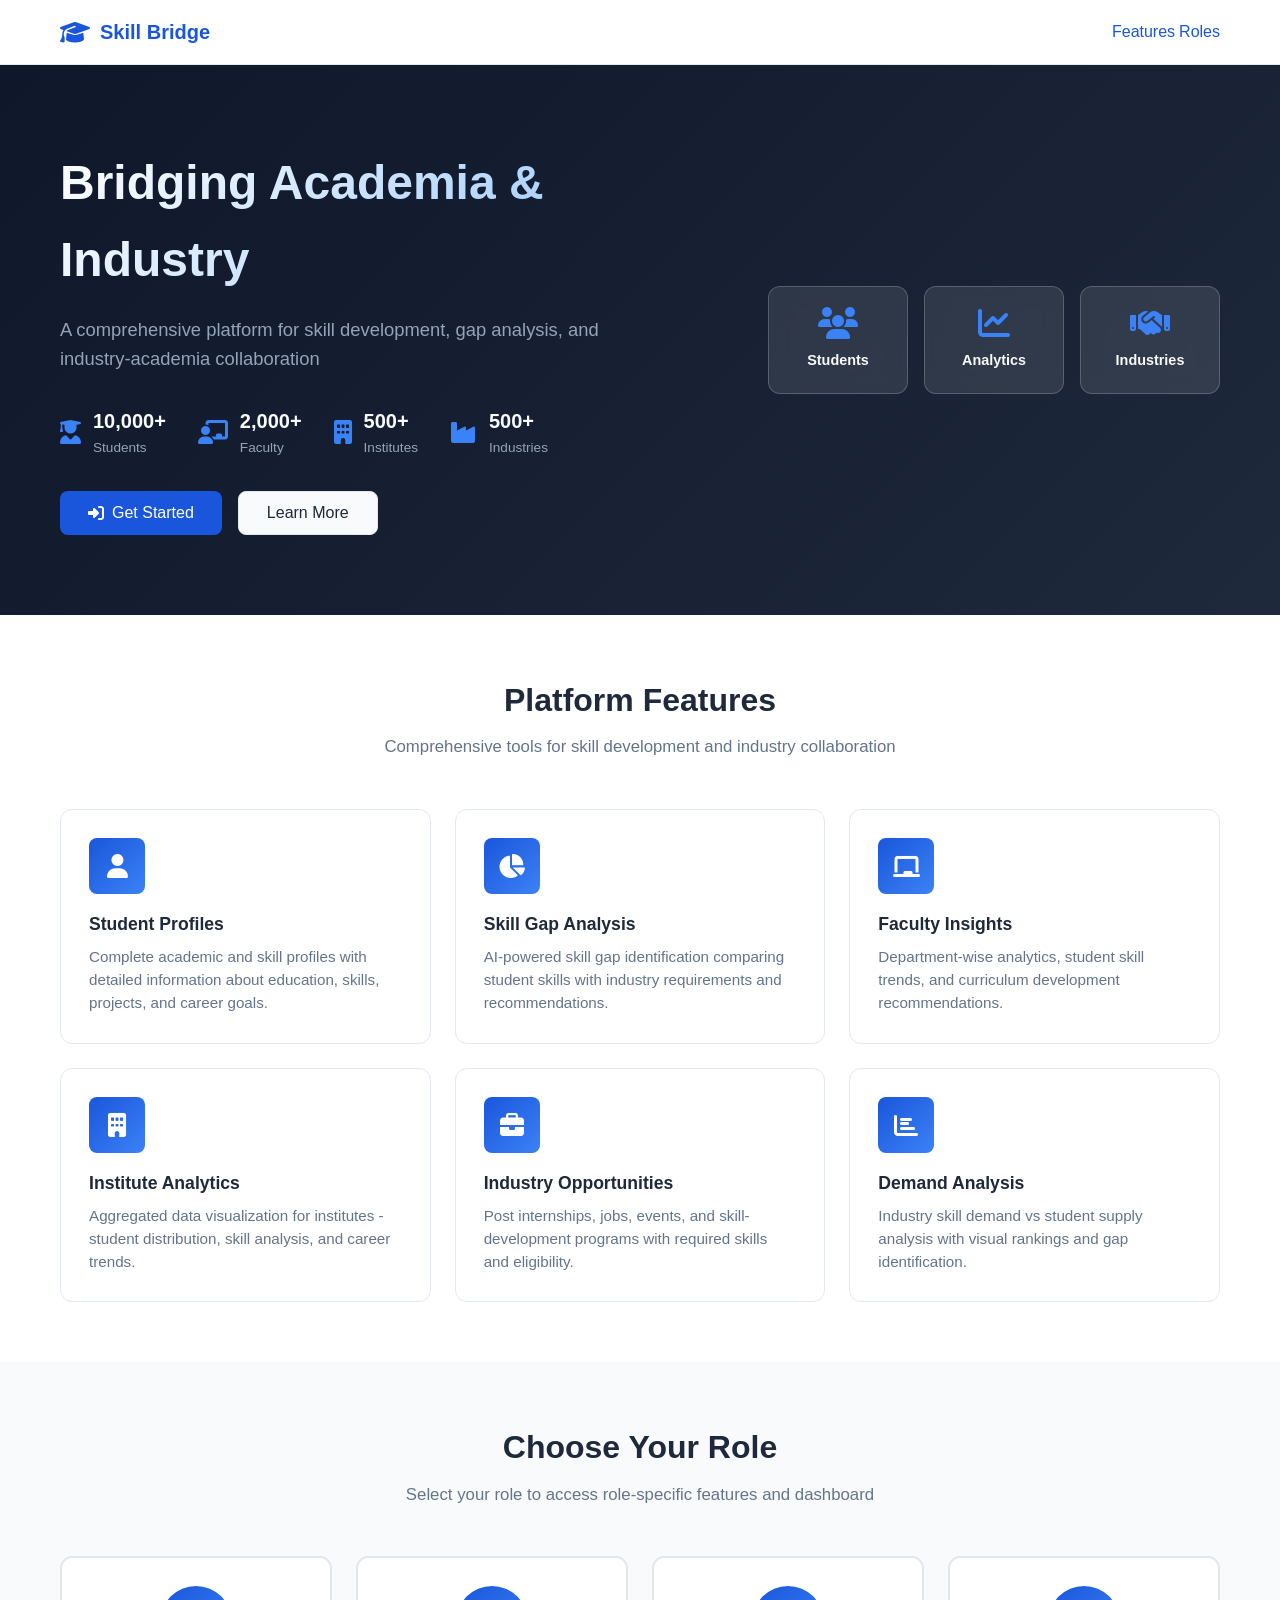
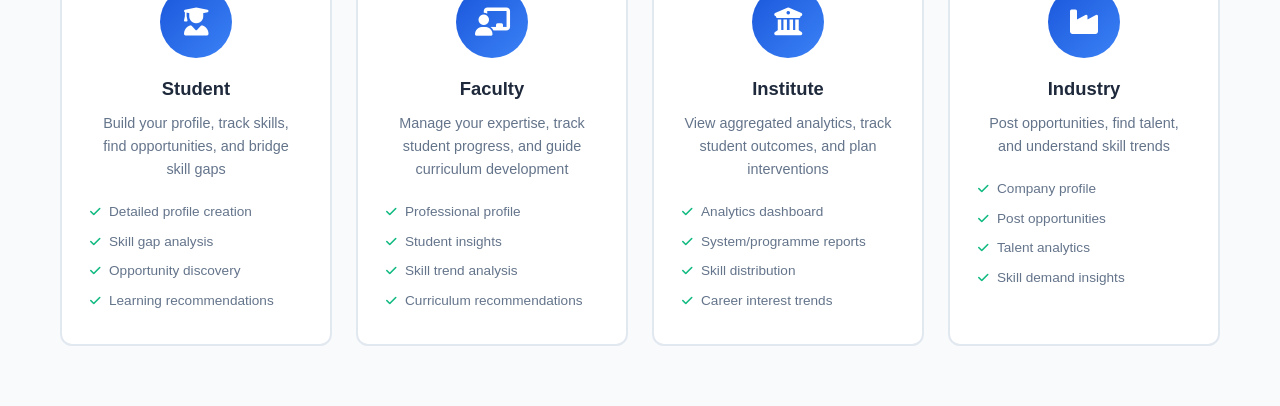
<file: Skill Bridge/frontend/institute.html>
<!DOCTYPE html>
<html lang="en">
<head>
    <meta charset="UTF-8">
    <meta name="viewport" content="width=device-width, initial-scale=1.0">
    <title>Institute Dashboard - Skill Bridge</title>
    <link rel="stylesheet" href="css/style.css">
    <link rel="stylesheet" href="https://cdnjs.cloudflare.com/ajax/libs/font-awesome/6.4.0/css/all.min.css">
</head>
<body>
    <!-- Header -->
    <header class="header header-dark">
        <div class="container">
            <div class="logo">
                <i class="fas fa-graduation-cap"></i>
                <span>Skill Bridge</span>
            </div>
            <nav class="nav">
                <a href="#" class="nav-link active" data-section="dashboard">Analytics</a>
                <a href="#" class="nav-link" data-section="students">Students</a>
                <a href="#" class="nav-link" data-section="skills">Skills</a>
                <a href="#" class="nav-link" data-section="career">Careers</a>
            </nav>
            <div class="user-menu">
                <span class="user-name" id="instituteUserName">Loading...</span>
                <button class="btn btn-icon" onclick="logout()">
                    <i class="fas fa-sign-out-alt"></i>
                </button>
            </div>
        </div>
    </header>

    <!-- Main Content -->
    <main class="main-content">
        <div class="container">
            
            <!-- Dashboard/Analytics Section -->
            <section id="section-dashboard" class="section active">
                <div class="page-header">
                    <h1>Institute Analytics</h1>
                    <p class="text-muted" id="instituteNameDisplay">Loading...</p>
                </div>
                
                <!-- Key Metrics -->
                <div class="stats-grid">
                    <div class="stat-card stat-card-lg">
                        <div class="stat-icon stat-icon-primary">
                            <i class="fas fa-user-graduate"></i>
                        </div>
                        <div class="stat-info">
                            <span class="stat-value" id="totalStudents">0</span>
                            <span class="stat-label">Total Students</span>
                        </div>
                    </div>
                    <div class="stat-card">
                        <div class="stat-icon stat-icon-success">
                            <i class="fas fa-code"></i>
                        </div>
                        <div class="stat-info">
                            <span class="stat-value" id="totalSkillsCount">0</span>
                            <span class="stat-label">Skills Recorded</span>
                        </div>
                    </div>
                    <div class="stat-card">
                        <div class="stat-icon stat-icon-warning">
                            <i class="fas fa-briefcase"></i>
                        </div>
                        <div class="stat-info">
                            <span class="stat-value" id="internshipCount">0</span>
                            <span class="stat-label">Internships</span>
                        </div>
                    </div>
                    <div class="stat-card">
                        <div class="stat-icon stat-icon-info">
                            <i class="fas fa-calendar-check"></i>
                        </div>
                        <div class="stat-info">
                            <span class="stat-value" id="eventCount">0</span>
                            <span class="stat-label">Events/Programs</span>
                        </div>
                    </div>
                </div>
                
                <!-- Charts Row -->
                <div class="charts-row">
                    <div class="card chart-card">
                        <div class="card-header">
                            <h3><i class="fas fa-code-branch"></i> Students by AYUSH System</h3>
                        </div>
                        <div class="card-body chart-container">
                            <img id="branchChart" src="" alt="Students by AYUSH System Chart" style="display: none;">
                            <div id="branchChartLoading" class="text-center">
                                <i class="fas fa-spinner fa-spin"></i>
                                <p>Loading chart...</p>
                            </div>
                        </div>
                    </div>
                    
                    <div class="card chart-card">
                        <div class="card-header">
                            <h3><i class="fas fa-calendar-alt"></i> Students by Batch</h3>
                        </div>
                        <div class="card-body chart-container">
                            <img id="batchChart" src="" alt="Students by Batch Chart" style="display: none;">
                            <div id="batchChartLoading" class="text-center">
                                <i class="fas fa-spinner fa-spin"></i>
                                <p>Loading chart...</p>
                            </div>
                        </div>
                    </div>
                </div>
                
                <!-- Second Row of Charts -->
                <div class="charts-row">
                    <div class="card chart-card">
                        <div class="card-header">
                            <h3><i class="fas fa-chart-pie"></i> Career Interests</h3>
                        </div>
                        <div class="card-body chart-container">
                            <img id="careerChart" src="" alt="Career Interests Chart" style="display: none;">
                            <div id="careerChartLoading" class="text-center">
                                <i class="fas fa-spinner fa-spin"></i>
                                <p>Loading chart...</p>
                            </div>
                        </div>
                    </div>
                    
                    <div class="card chart-card">
                        <div class="card-header">
                            <h3><i class="fas fa-chart-donut"></i> Student Participation</h3>
                        </div>
                        <div class="card-body chart-container">
                            <img id="participationChart" src="" alt="Participation Chart" style="display: none;">
                            <div id="participationChartLoading" class="text-center">
                                <i class="fas fa-spinner fa-spin"></i>
                                <p>Loading chart...</p>
                            </div>
                        </div>
                    </div>
                </div>
            </section>
            
            <!-- Students Section -->
            <section id="section-students" class="section">
                <div class="page-header">
                    <h1>Student Distribution</h1>
                    <p class="text-muted">View aggregated student data across Category and batches</p>
                </div>
                
                <div class="card">
                    <div class="card-header">
                        <h3><i class="fas fa-code-branch"></i> Students by Category</h3>
                    </div>
                    <div class="card-body">
                        <div class="table-responsive">
                            <table class="table table-hover" id="studentsByBranchTable">
                                <thead>
                                    <tr>
                                        <th>Category</th>
                                        <th>Student</th>
                                        <th>Percentage</th>
                                    </tr>
                                </thead>
                                <tbody id="branchTableBody">
                                    <tr>
                                        <td colspan="3" class="text-center text-muted">Loading...</td>
                                    </tr>
                                </tbody>
                            </table>
                        </div>
                    </div>
                </div>
                
                <div class="card">
                    <div class="card-header">
                        <h3><i class="fas fa-calendar"></i> Students by Batch</h3>
                    </div>
                    <div class="card-body">
                        <div class="table-responsive">
                            <table class="table table-hover" id="studentsByBatchTable">
                                <thead>
                                    <tr>
                                        <th>Batch Year</th>
                                        <th>Student</th>
                                        <th>Percentage</th>
                                    </tr>
                                </thead>
                                <tbody id="batchTableBody">
                                    <tr>
                                        <td colspan="3" class="text-center text-muted">Loading...</td>
                                    </tr>
                                </tbody>
                            </table>
                        </div>
                    </div>
                </div>
            </section>
            
            <!-- Skills Section -->
            <section id="section-skills" class="section">
                <div class="page-header">
                    <h1>Skill Analysis</h1>
                    <p class="text-muted">Understand skill distribution and gaps across your institute</p>
                </div>
                
                <div class="card">
                    <div class="card-header">
                        <h3><i class="fas fa-chart-bar"></i> Top Skills</h3>
                    </div>
                    <div class="card-body chart-container">
                        <img id="skillsChart" src="" alt="Top Skills Chart" style="display: none;">
                        <div id="skillsChartLoading" class="text-center">
                            <i class="fas fa-spinner fa-spin"></i>
                            <p>Loading chart...</p>
                        </div>
                    </div>
                </div>
                
                <div class="card">
                    <div class="card-header">
                        <h3><i class="fas fa-list"></i> Most Common Skills</h3>
                    </div>
                    <div class="card-body">
                        <div id="commonSkillsList" class="skills-list">
                            <span class="text-muted">Loading...</span>
                        </div>
                    </div>
                </div>
                
                <div class="card">
                    <div class="card-header">
                        <h3><i class="fas fa-exclamation-triangle"></i> Skill Gaps (High Demand - Low Supply)</h3>
                    </div>
                    <div class="card-body">
                        <div id="skillGapsList" class="insights-list">
                            <span class="text-muted">Loading...</span>
                        </div>
                    </div>
                </div>
            </section>
            
            <!-- Career Section -->
            <section id="section-career" class="section">
                <div class="page-header">
                    <h1>Career & Outcomes</h1>
                    <p class="text-muted">Track student career interests and participation</p>
                </div>
                
                <div class="card">
                    <div class="card-header">
                        <h3><i class="fas fa-bullseye"></i> Career Interests Distribution</h3>
                    </div>
                    <div class="card-body">
                        <div id="careerInterestsList" class="insights-list">
                            <span class="text-muted">Loading...</span>
                        </div>
                    </div>
                </div>
                
                <div class="card">
                    <div class="card-header">
                        <h3><i class="fas fa-chart-pie"></i> Outcome Summary</h3>
                    </div>
                    <div class="card-body">
                        <div class="outcome-grid">
                            <div class="outcome-card">
                                <i class="fas fa-briefcase outcome-icon-internship"></i>
                                <div class="outcome-info">
                                    <span class="outcome-value" id="outcomeInternships">0</span>
                                    <span class="outcome-label">Internships</span>
                                </div>
                            </div>
                            <div class="outcome-card">
                                <i class="fas fa-user-tie outcome-icon-job"></i>
                                <div class="outcome-info">
                                    <span class="outcome-value" id="outcomeJobs">0</span>
                                    <span class="outcome-label">Jobs</span>
                                </div>
                            </div>
                            <div class="outcome-card">
                                <i class="fas fa-calendar-alt outcome-icon-event"></i>
                                <div class="outcome-info">
                                    <span class="outcome-value" id="outcomeEvents">0</span>
                                    <span class="outcome-label">Events Attended</span>
                                </div>
                            </div>
                            <div class="outcome-card">
                                <i class="fas fa-certificate outcome-icon-skill"></i>
                                <div class="outcome-info">
                                    <span class="outcome-value" id="outcomeSkillPrograms">0</span>
                                    <span class="outcome-label">Skill Programs</span>
                                </div>
                            </div>
                        </div>
                    </div>
                </div>
            </section>
            
        </div>
    </main>

    <script src="js/main.js"></script>
    <script src="js/auth.js"></script>
    <script src="js/institute.js"></script>
</body>
</html>
</file>
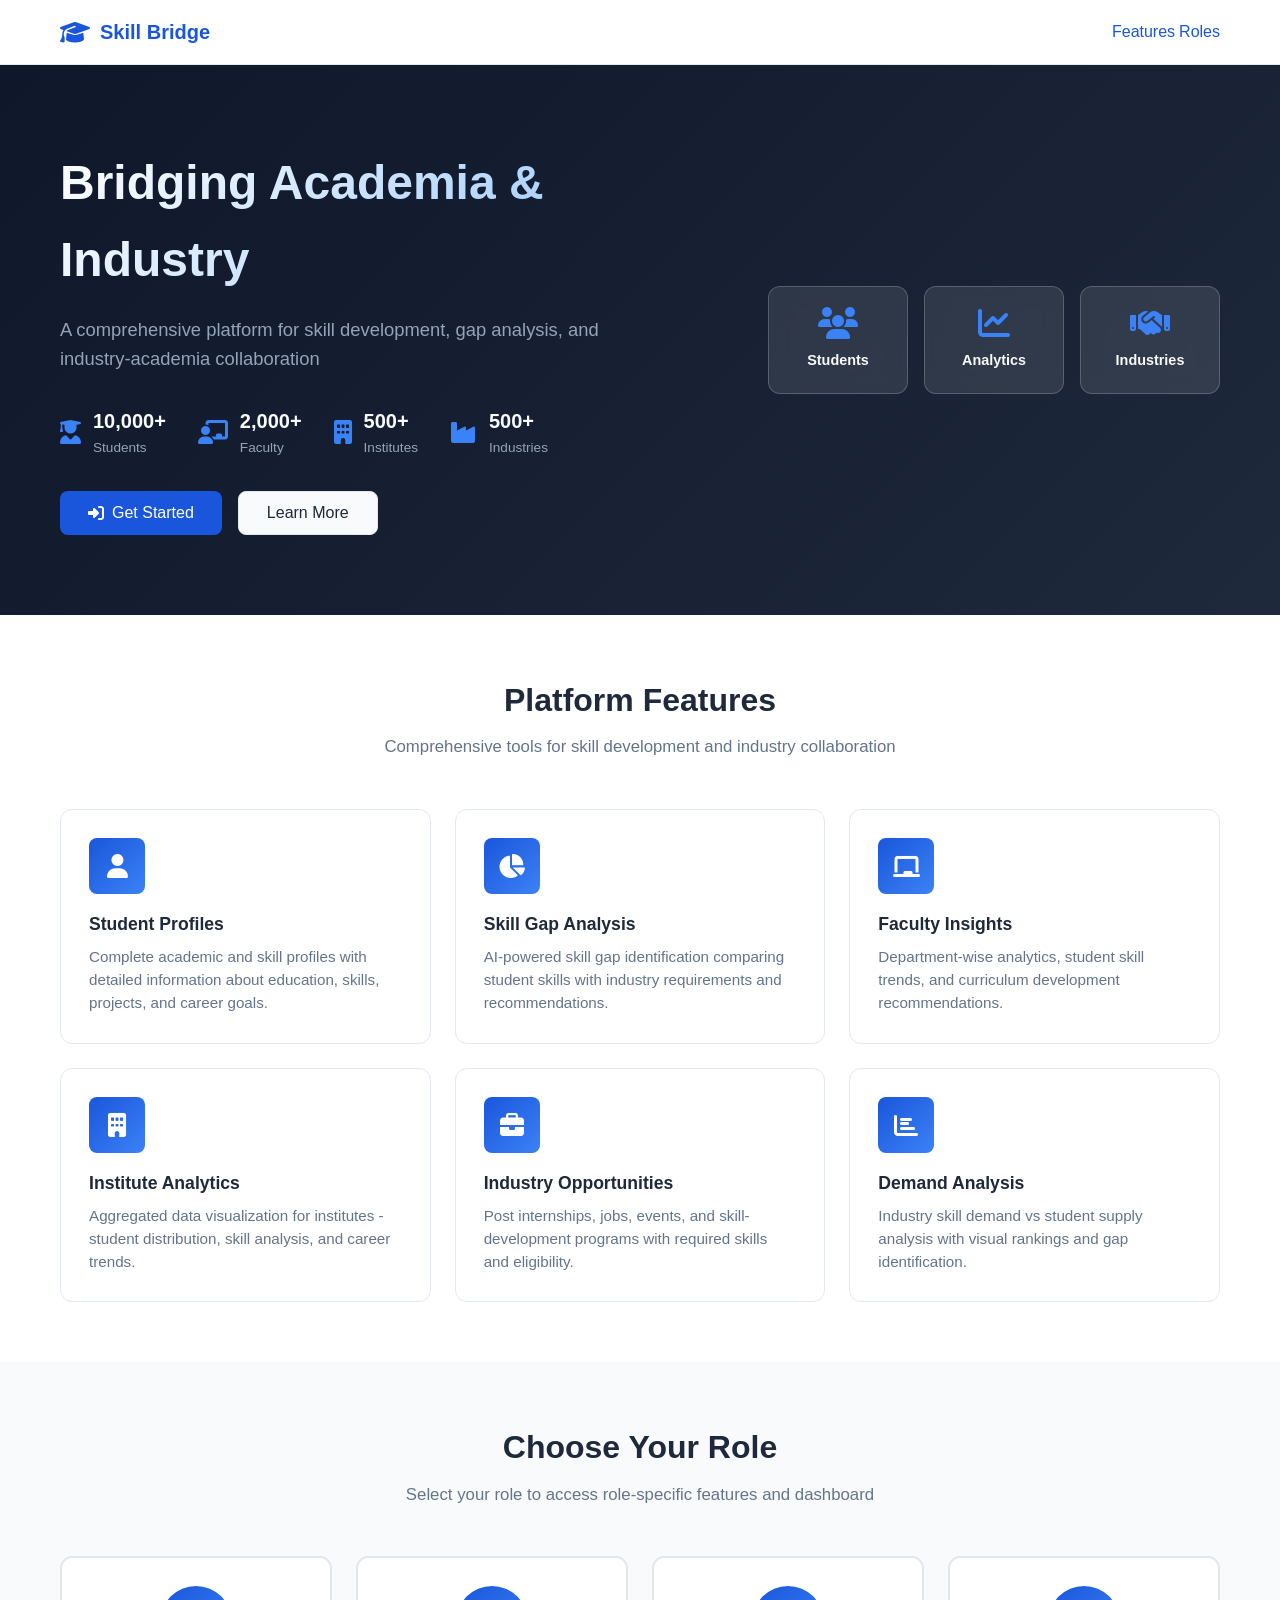
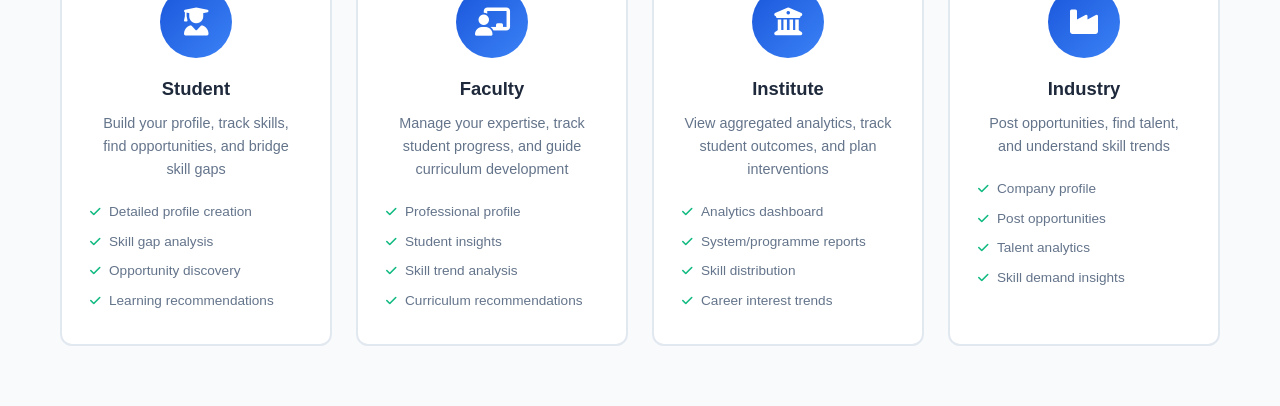
<file: Skill Bridge/frontend/student.html>
<!DOCTYPE html>
<html lang="en">
<head>
    <meta charset="UTF-8">
    <meta name="viewport" content="width=device-width, initial-scale=1.0">
    <title>Student Dashboard - Skill Bridge</title>
    <link rel="stylesheet" href="css/style.css">
    <link rel="stylesheet" href="https://cdnjs.cloudflare.com/ajax/libs/font-awesome/6.4.0/css/all.min.css">
</head>
<body>
    <!-- Header -->
    <header class="header header-dark">
        <div class="container">
            <div class="logo">
                <i class="fas fa-graduation-cap"></i>
                <span>Skill Bridge</span>
            </div>
            <nav class="nav">
                <a href="#" class="nav-link active" data-section="dashboard">Dashboard</a>
                <a href="#" class="nav-link" data-section="profile">Profile</a>
                <a href="#" class="nav-link" data-section="skills">Skills</a>
                <a href="#" class="nav-link" data-section="opportunities">Opportunities</a>
                <a href="#" class="nav-link" data-section="gap-analysis">Gap Analysis</a>
            </nav>
            <div class="user-menu">
                <span class="user-name" id="studentUserName">Loading...</span>
                <button class="btn btn-icon" onclick="logout()">
                    <i class="fas fa-sign-out-alt"></i>
                </button>
            </div>
        </div>
    </header>

    <!-- Main Content -->
    <main class="main-content">
        <div class="container">
            
            <!-- Dashboard Section -->
            <section id="section-dashboard" class="section active">
                <div class="page-header">
                    <h1>Welcome back, <span id="studentWelcomeName">Student</span></h1>
                    <p class="text-muted">Your student dashboard</p>
                </div>
                
                <!-- Quick Stats -->
                <div class="stats-grid">
                    <div class="stat-card">
                        <div class="stat-icon stat-icon-primary">
                            <i class="fas fa-check-circle"></i>
                        </div>
                        <div class="stat-info">
                            <span class="stat-value" id="statTotalSkills">0</span>
                            <span class="stat-label">Total Skills</span>
                        </div>
                    </div>
                    <div class="stat-card">
                        <div class="stat-icon stat-icon-success">
                            <i class="fas fa-arrow-up"></i>
                        </div>
                        <div class="stat-info">
                            <span class="stat-value" id="statMatchedSkills">0</span>
                            <span class="stat-label">Matched Skills</span>
                        </div>
                    </div>
                    <div class="stat-card">
                        <div class="stat-icon stat-icon-warning">
                            <i class="fas fa-exclamation-triangle"></i>
                        </div>
                        <div class="stat-info">
                            <span class="stat-value" id="statGapSkills">0</span>
                            <span class="stat-label">Skills to Improve</span>
                        </div>
                    </div>
                    <div class="stat-card">
                        <div class="stat-icon stat-icon-info">
                            <i class="fas fa-briefcase"></i>
                        </div>
                        <div class="stat-info">
                            <span class="stat-value" id="statOpportunities">0</span>
                            <span class="stat-label">Available Opportunities</span>
                        </div>
                    </div>
                </div>
                
                <!-- Recommended Skills -->
                <div class="card">
                    <div class="card-header">
                        <h3><i class="fas fa-star"></i> Recommended Skills to Learn</h3>
                        <span class="badge badge-primary">Top Priority</span>
                    </div>
                    <div class="card-body">
                        <div id="recommendedSkillsList" class="skill-tags">
                            <span class="text-muted">Loading...</span>
                        </div>
                    </div>
                </div>
                
                <!-- Recent Opportunities -->
                <div class="card">
                    <div class="card-header">
                        <h3><i class="fas fa-briefcase"></i> Recent Opportunities</h3>
                        <a href="#" class="link" onclick="switchSection('opportunities')">View All</a>
                    </div>
                    <div class="card-body">
                        <div id="recentOpportunities" class="opportunities-list">
                            <span class="text-muted">Loading...</span>
                        </div>
                    </div>
                </div>
            </section>
            
            <!-- Profile Section -->
            <section id="section-profile" class="section">
                <div class="page-header">
                    <h1>My Profile</h1>
                    <p class="text-muted">Manage your personal and academic information</p>
                </div>
                
                <div class="card">
                    <div class="card-header">
                        <h3>Personal Information</h3>
                        <button class="btn btn-sm btn-outline" onclick="enableProfileEdit()">
                            <i class="fas fa-edit"></i> Edit
                        </button>
                    </div>
                    <div class="card-body">
                        <div class="profile-grid">
                            <div class="form-group">
                                <label>Full Name</label>
                                <input type="text" id="editName" class="form-control" disabled>
                            </div>
                            <div class="form-group">
                                <label>Email</label>
                                <input type="email" id="editEmail" class="form-control" disabled>
                            </div>
                            <div class="form-group">
                                <label>Institute/College</label>
                                <input type="text" id="editInstitute" class="form-control" disabled>
                            </div>
                            <div class="form-group">
                                <label>AYUSH System</label>
                                <input type="text" id="editBranch" class="form-control" disabled>
                            </div>
                            <div class="form-group">
                                <label>Programme/Degree</label>
                                <input type="text" id="editCourse" class="form-control" disabled>
                            </div>
                            <div class="form-group">
                                <label>Batch/Graduation Year</label>
                                <input type="number" id="editBatch" class="form-control" disabled>
                            </div>
                            <div class="form-group">
                                <label>Semester</label>
                                <input type="number" id="editSemester" class="form-control" disabled>
                            </div>
                            <div class="form-group">
                                <label>Career Goal</label>
                                <textarea id="editCareerGoal" class="form-control" rows="2" disabled></textarea>
                            </div>
                            <div class="form-group">
                                <label>Preferred Industry</label>
                                <input type="text" id="editPreferredIndustry" class="form-control" disabled>
                            </div>
                            <div class="form-group">
                                <label>Additional Information</label>
                                <textarea id="editOtherInfo" class="form-control" rows="3" disabled></textarea>
                            </div>
                        </div>
                        <div class="profile-actions">
                            <button class="btn btn-primary" id="saveProfileBtn" style="display: none;" onclick="saveProfile()">
                                <i class="fas fa-save"></i> Save Changes
                            </button>
                            <button class="btn btn-secondary" id="cancelEditBtn" style="display: none;" onclick="cancelProfileEdit()">
                                Cancel
                            </button>
                        </div>
                    </div>
                </div>
            </section>
            
            <!-- Skills Section -->
            <section id="section-skills" class="section">
                <div class="page-header">
                    <h1>My Skills</h1>
                    <p class="text-muted">View and manage your skill profile</p>
                </div>
                
                <div class="card">
                    <div class="card-header">
                        <h3>Skill Categories</h3>
                    </div>
                    <div class="card-body">
                        <div id="skillsByCategory" class="skills-categories">
                            <span class="text-muted">Loading...</span>
                        </div>
                    </div>
                </div>
                
                <div class="card">
                    <div class="card-header">
                        <h3>All Skills</h3>
                        <button class="btn btn-sm btn-outline" onclick="enableSkillEdit()">
                            <i class="fas fa-edit"></i> Edit Skills
                        </button>
                    </div>
                    <div class="card-body">
                        <div id="allSkillsList" class="skills-list">
                            <span class="text-muted">Loading...</span>
                        </div>
                        
                        <div id="skillEditForm" style="display: none;">
                            <div class="skill-editor">
                                <div class="form-group">
                                    <label>Technical Skills (comma separated)</label>
                                    <input type="text" id="editTechnicalSkills" class="form-control" placeholder="Python, Java, JavaScript, ...">
                                </div>
                                <div class="form-group">
                                    <label>Other Skills (comma separated)</label>
                                    <input type="text" id="editSkills" class="form-control" placeholder="Communication, Leadership, ...">
                                </div>
                                <button class="btn btn-primary" onclick="saveSkills()">
                                    <i class="fas fa-save"></i> Save Skills
                                </button>
                            </div>
                        </div>
                    </div>
                </div>
            </section>
            
            <!-- Opportunities Section -->
            <section id="section-opportunities" class="section">
                <div class="page-header">
                    <h1>Opportunities</h1>
                    <p class="text-muted">Find internships, jobs, events and skill-development programs</p>
                </div>
                
                <!-- Filters -->
                <div class="card mb-3">
                    <div class="card-body">
                        <div class="filter-bar">
                            <select id="opportunityFilterType" class="form-control" onchange="loadOpportunities()">
                                <option value="">All Types</option>
                                <option value="internship">Internship</option>
                                <option value="job">Job</option>
                                <option value="event">Event</option>
                                <option value="skill-program">Skill Program</option>
                            </select>
                            <input type="text" id="opportunityFilterSkills" class="form-control" 
                                   placeholder="Filter by skills (comma separated)" 
                                   onkeyup="debounceLoadOpportunities()">
                            <button class="btn btn-secondary" onclick="loadOpportunities()">
                                <i class="fas fa-filter"></i> Filter
                            </button>
                        </div>
                    </div>
                </div>
                
                <!-- Opportunities Grid -->
                <div id="opportunitiesList" class="opportunities-grid">
                    <div class="text-center py-4">
                        <i class="fas fa-spinner fa-spin"></i>
                        <p>Loading opportunities...</p>
                    </div>
                </div>
            </section>
            
            <!-- Gap Analysis Section -->
            <section id="section-gap-analysis" class="section">
                <div class="page-header">
                    <h1>Skill Gap Analysis</h1>
                    <p class="text-muted">Compare your skills with industry requirements</p>
                </div>
                
                <!-- Gap Summary -->
                <div class="card">
                    <div class="card-header">
                        <h3>Gap Summary</h3>
                    </div>
                    <div class="card-body">
                        <div class="gap-summary-grid">
                            <div class="gap-stat">
                                <div class="gap-stat-circle gap-matched" id="gapMatchedCircle">
                                    <span class="gap-stat-value" id="gapMatchedCount">0</span>
                                    <span class="gap-stat-label">Matched</span>
                                </div>
                            </div>
                            <div class="gap-stat">
                                <div class="gap-stat-circle gap-weak" id="gapWeakCircle">
                                    <span class="gap-stat-value" id="gapWeakCount">0</span>
                                    <span class="gap-stat-label">Needs Improvement</span>
                                </div>
                            </div>
                            <div class="gap-stat">
                                <div class="gap-stat-circle gap-missing" id="gapMissingCircle">
                                    <span class="gap-stat-value" id="gapMissingCount">0</span>
                                    <span class="gap-stat-label">Missing</span>
                                </div>
                            </div>
                        </div>
                    </div>
                </div>
                
                <!-- Gap Details -->
                <div class="card">
                    <div class="card-header">
                        <h3>Detailed Gap Analysis</h3>
                    </div>
                    <div class="card-body">
                        <div class="gap-table-wrapper">
                            <table class="table table-striped" id="skillGapTable">
                                <thead>
                                    <tr>
                                        <th>Skill</th>
                                        <th>Your Level</th>
                                        <th>Industry Demand</th>
                                        <th>Gap</th>
                                        <th>Status</th>
                                    </tr>
                                </thead>
                                <tbody id="skillGapTableBody">
                                    <tr>
                                        <td colspan="5" class="text-center text-muted">Loading...</td>
                                    </tr>
                                </tbody>
                            </table>
                        </div>
                    </div>
                </div>
                
                <!-- Learning Recommendations -->
                <div class="card">
                    <div class="card-header">
                        <h3><i class="fas fa-lightbulb"></i> Learning Recommendations</h3>
                    </div>
                    <div class="card-body">
                        <div id="learningRecommendations">
                            <span class="text-muted">Loading...</span>
                        </div>
                    </div>
                </div>
            </section>
            
        </div>
    </main>

    <script src="js/main.js"></script>
    <script src="js/auth.js"></script>
    <script src="js/student.js"></script>
</body>
</html>
</file>
<file: Skill Bridge/frontend/css/style.css>
/* ============================================
   SIH Platform - Stylesheet
   Skill Development & Industry-Academia Connect
   ============================================ */

/* CSS Variables */
:root {
    --primary-color: #1a56db;
    --primary-dark: #1e40af;
    --primary-light: #3b82f6;
    --secondary-color: #059669;
    --accent-color: #f59e0b;
    --danger-color: #dc2626;
    --warning-color: #f59e0b;
    --info-color: #0ea5e9;
    
    --bg-primary: #ffffff;
    --bg-secondary: #f8fafc;
    --bg-dark: #0f172a;
    --bg-card: #ffffff;
    
    --text-primary: #1e293b;
    --text-secondary: #64748b;
    --text-muted: #94a3b8;
    --text-light: #f8fafc;
    
    --border-color: #e2e8f0;
    --border-light: #f1f5f9;
    
    --shadow-sm: 0 1px 2px 0 rgba(0, 0, 0, 0.05);
    --shadow: 0 1px 3px 0 rgba(0, 0, 0, 0.1), 0 1px 2px -1px rgba(0, 0, 0, 0.1);
    --shadow-md: 0 4px 6px -1px rgba(0, 0, 0, 0.1), 0 2px 4px -2px rgba(0, 0, 0, 0.1);
    --shadow-lg: 0 10px 15px -3px rgba(0, 0, 0, 0.1), 0 4px 6px -4px rgba(0, 0, 0, 0.1);
    
    --radius-sm: 6px;
    --radius: 8px;
    --radius-lg: 12px;
    --radius-xl: 16px;
    --radius-full: 9999px;
    
    --transition: all 0.2s ease;
    
    /* Status colors */
    --success: #10b981;
    --warning: #f59e0b;
    --danger: #ef4444;
    --info: #3b82f6;
}

/* Reset & Base */
* {
    margin: 0;
    padding: 0;
    box-sizing: border-box;
}

html {
    scroll-behavior: smooth;
}

body {
    font-family: -apple-system, BlinkMacSystemFont, 'Segoe UI', Roboto, Oxygen, Ubuntu, Cantarell, sans-serif;
    background-color: var(--bg-secondary);
    color: var(--text-primary);
    line-height: 1.6;
    min-height: 100vh;
}

a {
    color: var(--primary-color);
    text-decoration: none;
    transition: var(--transition);
}

a:hover {
    color: var(--primary-dark);
}

/* Container */
.container {
    max-width: 1200px;
    margin: 0 auto;
    padding: 0 20px;
}

/* ============================================
   Header Styles
   ============================================ */

.header {
    background: var(--bg-primary);
    border-bottom: 1px solid var(--border-color);
    position: sticky;
    top: 0;
    z-index: 100;
    padding: 0;
}

.header-dark {
    background: var(--bg-dark);
    color: var(--text-light);
}

.header .container {
    display: flex;
    align-items: center;
    justify-content: space-between;
    height: 64px;
}

.logo {
    display: flex;
    align-items: center;
    gap: 10px;
    font-size: 1.25rem;
    font-weight: 700;
    color: var(--primary-color);
}

.header-dark .logo {
    color: var(--text-light);
}

.logo i {
    font-size: 1.5rem;
}

.nav {
    display: flex;
    gap: 4px;
}

.nav-link {
    padding: 8px 16px;
    border-radius: var(--radius);
    color: var(--text-secondary);
    font-weight: 500;
    font-size: 0.9rem;
    transition: var(--transition);
}

.nav-link:hover {
    background: var(--bg-secondary);
    color: var(--text-primary);
}

.nav-link.active {
    background: var(--primary-color);
    color: white;
}

.header-dark .nav-link {
    color: var(--text-light);
    opacity: 0.8;
}

.header-dark .nav-link:hover {
    opacity: 1;
    background: rgba(255, 255, 255, 0.1);
}

.header-dark .nav-link.active {
    background: var(--primary-color);
    opacity: 1;
}

.user-menu {
    display: flex;
    align-items: center;
    gap: 12px;
}

.user-name {
    font-weight: 500;
    color: var(--text-secondary);
}

.header-dark .user-name {
    color: var(--text-light);
    opacity: 0.9;
}

/* ============================================
   Buttons
   ============================================ */

.btn {
    display: inline-flex;
    align-items: center;
    justify-content: center;
    gap: 8px;
    padding: 10px 20px;
    border: none;
    border-radius: var(--radius);
    font-size: 0.9rem;
    font-weight: 500;
    cursor: pointer;
    transition: var(--transition);
    text-decoration: none;
}

.btn:focus {
    outline: 2px solid var(--primary-color);
    outline-offset: 2px;
}

.btn-lg {
    padding: 12px 28px;
    font-size: 1rem;
}

.btn-sm {
    padding: 6px 12px;
    font-size: 0.8rem;
}

.btn-block {
    width: 100%;
}

.btn-primary {
    background: var(--primary-color);
    color: white;
}

.btn-primary:hover {
    background: var(--primary-dark);
    transform: translateY(-1px);
    box-shadow: var(--shadow-md);
}

.btn-secondary {
    background: var(--bg-secondary);
    color: var(--text-primary);
    border: 1px solid var(--border-color);
}

.btn-secondary:hover {
    background: var(--border-light);
}

.btn-outline {
    background: transparent;
    color: var(--primary-color);
    border: 1px solid var(--primary-color);
}

.btn-outline:hover {
    background: var(--primary-color);
    color: white;
}

.btn-icon {
    background: transparent;
    border: none;
    padding: 8px;
    color: var(--text-secondary);
    cursor: pointer;
    border-radius: var(--radius);
    transition: var(--transition);
}

.btn-icon:hover {
    background: var(--bg-secondary);
    color: var(--text-primary);
}

.header-dark .btn-icon {
    color: var(--text-light);
    opacity: 0.8;
}

.header-dark .btn-icon:hover {
    opacity: 1;
    background: rgba(255, 255, 255, 0.1);
}

/* ============================================
   Cards
   ============================================ */

.card {
    background: var(--bg-card);
    border: 1px solid var(--border-color);
    border-radius: var(--radius-lg);
    box-shadow: var(--shadow-sm);
    overflow: hidden;
}

.card-header {
    display: flex;
    align-items: center;
    justify-content: space-between;
    padding: 16px 20px;
    border-bottom: 1px solid var(--border-light);
    background: var(--bg-secondary);
}

.card-header h3 {
    font-size: 1rem;
    font-weight: 600;
    color: var(--text-primary);
    display: flex;
    align-items: center;
    gap: 8px;
}

.card-header h3 i {
    color: var(--primary-color);
}

.card-body {
    padding: 20px;
}

/* ============================================
   Stat Cards
   ============================================ */

.stats-grid {
    display: grid;
    grid-template-columns: repeat(auto-fit, minmax(200px, 1fr));
    gap: 20px;
    margin-bottom: 24px;
}

.stat-card {
    background: var(--bg-card);
    border: 1px solid var(--border-color);
    border-radius: var(--radius-lg);
    padding: 20px;
    display: flex;
    align-items: center;
    gap: 16px;
    box-shadow: var(--shadow-sm);
    transition: var(--transition);
}

.stat-card:hover {
    box-shadow: var(--shadow-md);
    transform: translateY(-2px);
}

.stat-card-lg {
    grid-column: 1fr;
}

.stat-icon {
    width: 48px;
    height: 48px;
    border-radius: var(--radius);
    display: flex;
    align-items: center;
    justify-content: center;
    font-size: 1.25rem;
}

.stat-icon-primary {
    background: rgba(59, 130, 246, 0.1);
    color: var(--primary-color);
}

.stat-icon-success {
    background: rgba(16, 185, 129, 0.1);
    color: var(--success);
}

.stat-icon-warning {
    background: rgba(245, 158, 11, 0.1);
    color: var(--warning);
}

.stat-icon-info {
    background: rgba(14, 165, 233, 0.1);
    color: var(--info);
}

.stat-info {
    display: flex;
    flex-direction: column;
}

.stat-value {
    font-size: 1.5rem;
    font-weight: 700;
    color: var(--text-primary);
    line-height: 1.2;
}

.stat-label {
    font-size: 0.85rem;
    color: var(--text-secondary);
}

/* ============================================
   Hero Section
   ============================================ */

.hero {
    padding: 80px 0;
    background: linear-gradient(135deg, var(--bg-dark) 0%, #1e293b 100%);
    color: var(--text-light);
    position: relative;
    overflow: hidden;
}

.hero .container {
    display: flex;
    align-items: center;
    justify-content: space-between;
    gap: 40px;
}

.hero-content {
    flex: 1;
}

.hero h1 {
    font-size: 3rem;
    font-weight: 800;
    margin-bottom: 16px;
    background: linear-gradient(135deg, #fff 0%, #93c5fd 100%);
    -webkit-background-clip: text;
    -webkit-text-fill-color: transparent;
    background-clip: text;
}

.subtitle {
    font-size: 1.15rem;
    color: var(--text-muted);
    margin-bottom: 32px;
    max-width: 600px;
}

.hero-stats {
    display: flex;
    gap: 32px;
    margin-bottom: 32px;
    flex-wrap: wrap;
}

.stat {
    display: flex;
    align-items: center;
    gap: 12px;
}

.stat i {
    font-size: 1.5rem;
    color: var(--primary-light);
}

.stat-content {
    display: flex;
    flex-direction: column;
}

.stat-number {
    font-size: 1.25rem;
    font-weight: 700;
    color: var(--text-light);
}

.stat-label {
    font-size: 0.85rem;
    color: var(--text-muted);
}

.hero-actions {
    display: flex;
    gap: 16px;
}

.hero-visual {
    display: flex;
    gap: 16px;
    flex: 1;
    justify-content: flex-end;
}

.hero-card {
    background: rgba(255, 255, 255, 0.1);
    backdrop-filter: blur(10px);
    border: 1px solid rgba(255, 255, 255, 0.2);
    border-radius: var(--radius-lg);
    padding: 20px;
    text-align: center;
    color: var(--text-light);
    width: 140px;
    transition: var(--transition);
}

.hero-card:hover {
    background: rgba(255, 255, 255, 0.15);
    transform: translateY(-4px);
}

.hero-card i {
    font-size: 2rem;
    color: var(--primary-light);
    margin-bottom: 8px;
}

.hero-card span {
    font-weight: 600;
    font-size: 0.9rem;
}

/* ============================================
   Sections
   ============================================ */

.features,
.roles {
    padding: 60px 0;
}

.features {
    background: var(--bg-primary);
}

.roles {
    background: var(--bg-secondary);
}

.section-header {
    text-align: center;
    margin-bottom: 48px;
}

.section-header h2 {
    font-size: 2rem;
    font-weight: 700;
    color: var(--text-primary);
    margin-bottom: 8px;
}

.section-header p {
    color: var(--text-secondary);
    font-size: 1.05rem;
}

/* Features Grid */
.features-grid {
    display: grid;
    grid-template-columns: repeat(auto-fit, minmax(300px, 1fr));
    gap: 24px;
}

.feature-card {
    background: var(--bg-card);
    border: 1px solid var(--border-color);
    border-radius: var(--radius-lg);
    padding: 28px;
    transition: var(--transition);
}

.feature-card:hover {
    box-shadow: var(--shadow-md);
    transform: translateY(-4px);
}

.feature-icon {
    width: 56px;
    height: 56px;
    background: linear-gradient(135deg, var(--primary-color), var(--primary-light));
    border-radius: var(--radius);
    display: flex;
    align-items: center;
    justify-content: center;
    margin-bottom: 16px;
    color: white;
    font-size: 1.5rem;
}

.feature-card h3 {
    font-size: 1.1rem;
    font-weight: 600;
    margin-bottom: 8px;
}

.feature-card p {
    color: var(--text-secondary);
    font-size: 0.95rem;
    line-height: 1.5;
}

/* Roles Grid */
.roles-grid {
    display: grid;
    grid-template-columns: repeat(auto-fit, minmax(260px, 1fr));
    gap: 24px;
}

.role-card {
    background: var(--bg-card);
    border: 2px solid var(--border-color);
    border-radius: var(--radius-lg);
    padding: 28px;
    cursor: pointer;
    transition: var(--transition);
    text-align: center;
}

.role-card:hover {
    border-color: var(--primary-color);
    box-shadow: var(--shadow-md);
    transform: translateY(-4px);
}

.role-icon {
    width: 72px;
    height: 72px;
    background: linear-gradient(135deg, var(--primary-color), var(--primary-light));
    border-radius: 50%;
    display: flex;
    align-items: center;
    justify-content: center;
    margin: 0 auto 16px;
    color: white;
    font-size: 1.75rem;
}

.role-card h3 {
    font-size: 1.15rem;
    font-weight: 600;
    margin-bottom: 8px;
}

.role-card p {
    color: var(--text-secondary);
    font-size: 0.9rem;
    margin-bottom: 16px;
}

.role-features {
    list-style: none;
    text-align: left;
    font-size: 0.85rem;
    color: var(--text-secondary);
}

.role-features li {
    padding: 4px 0;
    display: flex;
    align-items: center;
    gap: 8px;
}

.role-features li i {
    color: var(--success);
    font-size: 0.75rem;
}

/* ============================================
   Main Content Area
   ============================================ */

.main-content {
    padding: 24px 0 48px;
    min-height: calc(100vh - 64px);
}

.section {
    display: none;
}

.section.active {
    display: block;
    animation: fadeIn 0.3s ease;
}

@keyframes fadeIn {
    from {
        opacity: 0;
        transform: translateY(10px);
    }
    to {
        opacity: 1;
        transform: translateY(0);
    }
}

.page-header {
    margin-bottom: 24px;
}

.page-header h1 {
    font-size: 1.75rem;
    font-weight: 700;
    color: var(--text-primary);
}

.text-muted {
    color: var(--text-secondary);
}

/* ============================================
   Form Elements
   ============================================ */

.form-group {
    margin-bottom: 16px;
}

.form-group label {
    display: block;
    font-weight: 500;
    font-size: 0.9rem;
    color: var(--text-primary);
    margin-bottom: 6px;
}

.form-control {
    width: 100%;
    padding: 10px 14px;
    border: 1px solid var(--border-color);
    border-radius: var(--radius);
    font-size: 0.95rem;
    color: var(--text-primary);
    background: var(--bg-primary);
    transition: var(--transition);
}

.form-control:focus {
    outline: none;
    border-color: var(--primary-color);
    box-shadow: 0 0 0 3px rgba(59, 130, 246, 0.1);
}

.form-control:disabled {
    background: var(--bg-secondary);
    color: var(--text-secondary);
    cursor: not-allowed;
}

textarea.form-control {
    resize: vertical;
    min-height: 80px;
}

.form-grid {
    display: grid;
    grid-template-columns: repeat(auto-fit, minmax(200px, 1fr));
    gap: 16px;
}

select.form-control {
    appearance: none;
    background-image: url("data:image/svg+xml,%3Csvg xmlns='http://www.w3.org/2000/svg' width='12' height='12' viewBox='0 0 12 12'%3E%3Cpath fill='%2364748b' d='M6 8L1 3h10z'/%3E%3C/svg%3E");
    background-repeat: no-repeat;
    background-position: right 12px center;
    padding-right: 32px;
}

/* Profile Grid */
.profile-grid {
    display: grid;
    grid-template-columns: repeat(auto-fit, minmax(250px, 1fr));
    gap: 16px;
}

.profile-actions {
    margin-top: 20px;
    padding-top: 20px;
    border-top: 1px solid var(--border-light);
    display: flex;
    gap: 12px;
}

/* ============================================
   Tables
   ============================================ */

.table {
    width: 100%;
    border-collapse: collapse;
}

.table th,
.table td {
    padding: 12px 16px;
    text-align: left;
    border-bottom: 1px solid var(--border-light);
}

.table th {
    font-weight: 600;
    font-size: 0.85rem;
    text-transform: uppercase;
    letter-spacing: 0.5px;
    color: var(--text-secondary);
    background: var(--bg-secondary);
}

.table tbody tr:hover {
    background: var(--bg-secondary);
}

.table-striped tbody tr:nth-child(even) {
    background: var(--bg-secondary);
}

.table-responsive {
    overflow-x: auto;
    -webkit-overflow-scrolling: touch;
}

/* ============================================
   Skill Tags
   ============================================ */

.skill-tags {
    display: flex;
    flex-wrap: wrap;
    gap: 8px;
}

.skill-tag {
    display: inline-flex;
    align-items: center;
    gap: 6px;
    padding: 6px 12px;
    background: rgba(59, 130, 246, 0.1);
    color: var(--primary-color);
    border-radius: var(--radius-full);
    font-size: 0.85rem;
    font-weight: 500;
}

.skill-tag i {
    font-size: 0.75rem;
}

.skill-tag.matched {
    background: rgba(16, 185, 129, 0.1);
    color: var(--success);
}

.skill-tag.weak {
    background: rgba(245, 158, 11, 0.1);
    color: var(--warning);
}

.skill-tag.missing {
    background: rgba(239, 68, 68, 0.1);
    color: var(--danger);
}

.skills-list {
    display: flex;
    flex-wrap: wrap;
    gap: 8px;
}

.skills-categories {
    display: grid;
    grid-template-columns: repeat(auto-fit, minmax(200px, 1fr));
    gap: 20px;
}

.skill-category {
    margin-bottom: 16px;
}

.skill-category h5 {
    font-size: 0.85rem;
    font-weight: 600;
    color: var(--text-secondary);
    text-transform: uppercase;
    letter-spacing: 0.5px;
    margin-bottom: 8px;
}

/* ============================================
   Opportunities
   ============================================ */

.opportunities-grid {
    display: grid;
    grid-template-columns: repeat(auto-fill, minmax(320px, 1fr));
    gap: 20px;
}

.opportunity-card {
    background: var(--bg-card);
    border: 1px solid var(--border-color);
    border-radius: var(--radius-lg);
    overflow: hidden;
    transition: var(--transition);
}

.opportunity-card:hover {
    box-shadow: var(--shadow-md);
    transform: translateY(-2px);
}

.opportunity-card-header {
    padding: 16px 20px;
    background: var(--bg-secondary);
    border-bottom: 1px solid var(--border-light);
    display: flex;
    justify-content: space-between;
    align-items: flex-start;
}

.opportunity-card-header h4 {
    font-size: 1rem;
    font-weight: 600;
    color: var(--text-primary);
    margin-bottom: 4px;
}

.opportunity-type {
    display: inline-block;
    padding: 4px 10px;
    border-radius: var(--radius-full);
    font-size: 0.75rem;
    font-weight: 600;
    text-transform: uppercase;
    letter-spacing: 0.5px;
}

.opportunity-type.internship {
    background: rgba(59, 130, 246, 0.1);
    color: var(--info);
}

.opportunity-type.job {
    background: rgba(16, 185, 129, 0.1);
    color: var(--success);
}

.opportunity-type.event {
    background: rgba(245, 158, 11, 0.1);
    color: var(--warning);
}

.opportunity-type.skill-program {
    background: rgba(139, 92, 246, 0.1);
    color: #8b5cf6;
}

.opportunity-card-body {
    padding: 16px 20px;
}

.opportunity-meta {
    display: flex;
    flex-wrap: wrap;
    gap: 12px;
    margin-bottom: 12px;
}

.meta-item {
    display: flex;
    align-items: center;
    gap: 6px;
    font-size: 0.85rem;
    color: var(--text-secondary);
}

.meta-item i {
    width: 16px;
    color: var(--text-muted);
}

.opportunity-skills {
    display: flex;
    flex-wrap: wrap;
    gap: 6px;
    margin-bottom: 12px;
}

.opportunity-skill {
    padding: 4px 10px;
    background: var(--bg-secondary);
    border-radius: var(--radius-full);
    font-size: 0.8rem;
    color: var(--text-secondary);
}

.opportunity-description {
    font-size: 0.9rem;
    color: var(--text-secondary);
    line-height: 1.5;
    margin-bottom: 12px;
}

.opportunity-card-footer {
    padding: 12px 20px;
    border-top: 1px solid var(--border-light);
    display: flex;
    justify-content: space-between;
    align-items: center;
}

.company-name {
    font-size: 0.85rem;
    color: var(--text-secondary);
}

.company-name i {
    margin-right: 4px;
    color: var(--primary-color);
}

.opportunity-deadline {
    font-size: 0.85rem;
    color: var(--text-secondary);
}

.opportunity-deadline.urgent {
    color: var(--danger);
    font-weight: 500;
}

.opportunities-list {
    display: flex;
    flex-direction: column;
    gap: 16px;
}

/* ============================================
   Charts
   ============================================ */

.charts-row {
    display: grid;
    grid-template-columns: repeat(auto-fit, minmax(400px, 1fr));
    gap: 20px;
    margin-bottom: 20px;
}

.chart-card {
    min-height: 350px;
}

.chart-container {
    min-height: 300px;
    display: flex;
    align-items: center;
    justify-content: center;
}

.chart-container img {
    max-width: 100%;
    max-height: 300px;
    border-radius: var(--radius);
}

/* ============================================
   Gap Analysis
   ============================================ */

.gap-summary-grid {
    display: flex;
    justify-content: center;
    gap: 40px;
    padding: 20px 0;
}

.gap-stat-circle {
    width: 120px;
    height: 120px;
    border-radius: 50%;
    display: flex;
    flex-direction: column;
    align-items: center;
    justify-content: center;
    color: white;
}

.gap-stat-value {
    font-size: 2rem;
    font-weight: 700;
    line-height: 1;
}

.gap-stat-label {
    font-size: 0.8rem;
    opacity: 0.9;
    margin-top: 4px;
}

.gap-matched {
    background: var(--success);
}

.gap-weak {
    background: var(--warning);
}

.gap-missing {
    background: var(--danger);
}

.gap-table-wrapper {
    overflow-x: auto;
}

/* ============================================
   Badges
   ============================================ */

.badge {
    display: inline-block;
    padding: 4px 10px;
    border-radius: var(--radius-full);
    font-size: 0.75rem;
    font-weight: 600;
    text-transform: uppercase;
    letter-spacing: 0.5px;
}

.badge-primary {
    background: var(--primary-color);
    color: white;
}

.badge-success {
    background: var(--success);
    color: white;
}

.badge-warning {
    background: var(--warning);
    color: white;
}

.badge-danger {
    background: var(--danger);
    color: white;
}

.badge-info {
    background: var(--info);
    color: white;
}

/* ============================================
   Insights & Recommendations
   ============================================ */

.insights-list {
    display: flex;
    flex-direction: column;
    gap: 12px;
}

.insight-item {
    display: flex;
    align-items: center;
    gap: 12px;
    padding: 12px 16px;
    background: var(--bg-secondary);
    border-radius: var(--radius);
    border-left: 3px solid var(--primary-color);
}

.insight-item i {
    font-size: 1.25rem;
    color: var(--primary-color);
}

.insight-item .insight-content {
    flex: 1;
}

.insight-item .insight-title {
    font-weight: 500;
    color: var(--text-primary);
}

.insight-item .insight-meta {
    font-size: 0.85rem;
    color: var(--text-secondary);
}

.recommendation-list {
    list-style: none;
}

.recommendation-list li {
    padding: 12px 16px;
    background: var(--bg-secondary);
    border-radius: var(--radius);
    margin-bottom: 8px;
    display: flex;
    align-items: flex-start;
    gap: 12px;
}

.recommendation-list li:last-child {
    margin-bottom: 0;
}

.recommendation-list li i {
    color: var(--accent-color);
    margin-top: 2px;
}

.recommendation-list li .rec-title {
    font-weight: 500;
    color: var(--text-primary);
    display: block;
    margin-bottom: 2px;
}

.recommendation-list li .rec-desc {
    font-size: 0.85rem;
    color: var(--text-secondary);
}

/* ============================================
   Company & Info Display
   ============================================ */

.company-info {
    display: grid;
    grid-template-columns: repeat(auto-fit, minmax(200px, 1fr));
    gap: 16px;
}

.info-item,
.outcome-card {
    display: flex;
    align-items: center;
    gap: 12px;
}

.info-label,
.outcome-label {
    font-size: 0.85rem;
    color: var(--text-secondary);
    display: block;
}

.info-value,
.outcome-value {
    font-weight: 600;
    color: var(--text-primary);
}

.outcome-card {
    padding: 16px;
    background: var(--bg-secondary);
    border-radius: var(--radius);
    text-align: center;
}

.outcome-icon {
    font-size: 1.5rem;
    margin-bottom: 8px;
}

.outcome-icon-internship {
    color: var(--info);
}

.outcome-icon-job {
    color: var(--success);
}

.outcome-icon-event {
    color: var(--warning);
}

.outcome-icon-skill {
    color: #8b5cf6;
}

.outcome-grid {
    display: grid;
    grid-template-columns: repeat(auto-fit, minmax(150px, 1fr));
    gap: 16px;
}

/* ============================================
   Filter Bar
   ============================================ */

.filter-bar {
    display: flex;
    gap: 12px;
    align-items: center;
}

.filter-bar .form-control {
    flex: 1;
    max-width: 250px;
}

/* ============================================
   Quiz Editor Styles
   ============================================ */

.quiz-form {
    border: 1px solid var(--border-color);
    border-radius: var(--radius);
    padding: 20px;
    background: var(--bg-secondary);
}

/* Quiz Modal Styles */
.opportunity-modal {
    max-width: 700px;
}

.modal-body {
    max-height: 70vh;
    overflow-y: auto;
}

.opp-details {
    margin-bottom: 24px;
    padding-bottom: 24px;
    border-bottom: 1px solid var(--border-light);
}

.opp-meta {
    display: flex;
    flex-wrap: wrap;
    gap: 16px;
    margin-bottom: 16px;
}

.opp-skills,
.opp-description,
.opp-eligibility,
.opp-company {
    margin-bottom: 16px;
}

.opp-skills h5,
.opp-description h5,
.opp-eligibility h5,
.opp-company h5 {
    font-size: 0.9rem;
    font-weight: 600;
    color: var(--text-secondary);
    margin-bottom: 8px;
}

.opp-description p {
    color: var(--text-secondary);
    line-height: 1.6;
}

.opp-eligibility pre {
    background: var(--bg-secondary);
    padding: 12px;
    border-radius: var(--radius);
    font-size: 0.85rem;
    overflow-x: auto;
}

.quiz-section {
    background: var(--bg-secondary);
    padding: 20px;
    border-radius: var(--radius);
}

.quiz-section h3 {
    color: var(--primary-color);
    margin-bottom: 12px;
}

.quiz-info {
    display: flex;
    gap: 24px;
    margin-bottom: 20px;
    padding: 12px;
    background: var(--bg-primary);
    border-radius: var(--radius);
}

.quiz-question {
    background: var(--bg-primary);
    padding: 16px;
    border-radius: var(--radius);
    margin-bottom: 16px;
    border-left: 3px solid var(--primary-color);
}

.quiz-question h4 {
    font-size: 0.95rem;
    margin-bottom: 12px;
}

.option-label {
    display: flex;
    align-items: flex-start;
    gap: 10px;
    padding: 8px;
    border-radius: var(--radius-sm);
    cursor: pointer;
    transition: var(--transition);
}

.option-label:hover {
    background: var(--bg-secondary);
}

.option-label input[type="radio"] {
    margin-top: 4px;
}

.quiz-actions {
    display: flex;
    gap: 12px;
    justify-content: flex-end;
    margin-top: 20px;
    padding-top: 20px;
    border-top: 1px solid var(--border-light);
}

.quiz-results {
    text-align: center;
    padding: 20px;
}

.quiz-results h3 {
    margin-bottom: 24px;
}

.result-score {
    padding: 32px;
    border-radius: var(--radius-lg);
    margin-bottom: 24px;
}

.score-value {
    font-size: 3rem;
    font-weight: 700;
    line-height: 1;
}

.score-label {
    font-size: 1.1rem;
    opacity: 0.9;
    margin-top: 8px;
}

.result-stats {
    display: flex;
    justify-content: center;
    gap: 48px;
    margin-bottom: 24px;
}

.result-stats .stat-item {
    text-align: center;
}

.result-stats .stat-value {
    font-size: 2rem;
    font-weight: 700;
    color: var(--text-primary);
}

.result-stats .stat-label {
    font-size: 0.85rem;
    color: var(--text-secondary);
}

.skill-scores {
    text-align: left;
    margin-top: 24px;
}

.skill-scores h4 {
    font-size: 0.95rem;
    color: var(--text-secondary);
    margin-bottom: 12px;
}

.skill-score-list {
    display: flex;
    flex-direction: column;
    gap: 10px;
}

.skill-score-item {
    display: flex;
    align-items: center;
    gap: 12px;
}

.skill-score-item .skill-name {
    width: 100px;
    font-size: 0.85rem;
    font-weight: 500;
}

.skill-score-item .skill-score {
    width: 40px;
    text-align: right;
    font-size: 0.85rem;
    font-weight: 600;
}

.result-actions {
    display: flex;
    gap: 12px;
    justify-content: center;
    margin-top: 24px;
    padding-top: 20px;
    border-top: 1px solid var(--border-light);
}

.no-quiz-section {
    text-align: center;
    padding: 40px 20px;
}

.no-quiz-section p {
    margin-bottom: 20px;
}

/* Simple Bar Chart Styles */
.simple-bar-chart {
    display: flex;
    flex-direction: column;
    gap: 8px;
}

.bar-row {
    display: flex;
    align-items: center;
    gap: 12px;
}

.bar-label {
    width: 120px;
    font-size: 0.85rem;
    font-weight: 500;
    color: var(--text-primary);
    white-space: nowrap;
    overflow: hidden;
    text-overflow: ellipsis;
}

.bar-container {
    flex: 1;
    height: 24px;
    background: var(--bg-secondary);
    border-radius: var(--radius-sm);
    overflow: hidden;
}

.bar-fill {
    height: 100%;
    border-radius: var(--radius-sm);
    transition: width 0.3s ease;
}

.bar-value {
    width: 40px;
    font-size: 0.85rem;
    font-weight: 600;
    color: var(--text-secondary);
    text-align: right;
}

.question-item {
    border: 1px solid var(--border-color);
    border-radius: var(--radius);
    padding: 16px;
    margin-bottom: 16px;
    background: var(--bg-primary);
}

.question-item.empty {
    border: 2px dashed var(--border-color);
    justify-content: center;
    align-items: center;
    display: flex;
    min-height: 100px;
}

.question-header {
    display: flex;
    justify-content: space-between;
    align-items: center;
    margin-bottom: 12px;
}

.question-header h5 {
    font-size: 0.9rem;
    font-weight: 600;
    color: var(--primary-color);
}

.form-row {
    display: grid;
    grid-template-columns: repeat(auto-fit, minmax(200px, 1fr));
    gap: 12px;
}

/* ============================================
   Modal
   ============================================ */

.modal {
    display: none;
    position: fixed;
    top: 0;
    left: 0;
    width: 100%;
    height: 100%;
    background: rgba(0, 0, 0, 0.5);
    z-index: 1000;
    align-items: center;
    justify-content: center;
    padding: 20px;
}

.modal.active {
    display: flex;
}

.modal-content {
    background: var(--bg-primary);
    border-radius: var(--radius-xl);
    width: 100%;
    max-width: 480px;
    max-height: 90vh;
    overflow-y: auto;
    box-shadow: var(--shadow-lg);
    animation: modalSlideIn 0.3s ease;
}

@keyframes modalSlideIn {
    from {
        opacity: 0;
        transform: scale(0.95) translateY(-20px);
    }
    to {
        opacity: 1;
        transform: scale(1) translateY(0);
    }
}

.modal-header {
    display: flex;
    align-items: center;
    justify-content: space-between;
    padding: 20px 24px;
    border-bottom: 1px solid var(--border-color);
}

.modal-header h2 {
    font-size: 1.25rem;
    font-weight: 600;
}

.modal-close {
    background: none;
    border: none;
    font-size: 1.5rem;
    color: var(--text-secondary);
    cursor: pointer;
    padding: 4px;
    line-height: 1;
    border-radius: var(--radius);
    transition: var(--transition);
}

.modal-close:hover {
    background: var(--bg-secondary);
    color: var(--text-primary);
}

/* Auth Tabs */
.auth-tabs {
    display: flex;
    border-bottom: 1px solid var(--border-color);
}

.auth-tab {
    flex: 1;
    padding: 12px;
    border: none;
    background: transparent;
    font-size: 0.95rem;
    font-weight: 500;
    color: var(--text-secondary);
    cursor: pointer;
    border-bottom: 2px solid transparent;
    transition: var(--transition);
}

.auth-tab.active {
    color: var(--primary-color);
    border-bottom-color: var(--primary-color);
}

.auth-tab:hover:not(.active) {
    color: var(--text-primary);
}

.auth-form {
    padding: 24px;
}

.auth-switch {
    text-align: center;
    margin-top: 16px;
    font-size: 0.9rem;
}

/* Role Selection */
.role-selection {
    display: grid;
    grid-template-columns: repeat(2, 1fr);
    gap: 12px;
}

.role-option {
    display: flex;
    cursor: pointer;
}

.role-option input {
    display: none;
}

.role-option-content {
    display: flex;
    flex-direction: column;
    align-items: center;
    gap: 4px;
    padding: 12px;
    border: 2px solid var(--border-color);
    border-radius: var(--radius);
    transition: var(--transition);
}

.role-option input:checked + .role-option-content {
    border-color: var(--primary-color);
    background: rgba(59, 130, 246, 0.05);
}

.role-option-content i {
    font-size: 1.25rem;
    color: var(--primary-color);
}

.role-option-content strong {
    font-size: 0.9rem;
}

.role-option-content small {
    font-size: 0.75rem;
    color: var(--text-secondary);
}

/* ============================================
   Loading & Utilities
   ============================================ */

.loading-overlay {
    position: fixed;
    top: 0;
    left: 0;
    width: 100%;
    height: 100%;
    background: rgba(255, 255, 255, 0.9);
    display: flex;
    flex-direction: column;
    align-items: center;
    justify-content: center;
    z-index: 2000;
}

.loading-spinner {
    width: 48px;
    height: 48px;
    border: 4px solid var(--border-color);
    border-top-color: var(--primary-color);
    border-radius: 50%;
    animation: spin 0.8s linear infinite;
}

@keyframes spin {
    to {
        transform: rotate(360deg);
    }
}

.text-center {
    text-align: center;
}

.mb-3 {
    margin-bottom: 12px;
}

/* ============================================
   Responsive
   ============================================ */

@media (max-width: 768px) {
    .hero h1 {
        font-size: 2rem;
    }
    
    .hero-stats {
        gap: 20px;
    }
    
    .hero-actions {
        flex-direction: column;
    }
    
    .hero-actions .btn {
        width: 100%;
    }
    
    .hero-visual {
        display: none;
    }
    
    .nav {
        gap: 0;
    }
    
    .nav-link {
        padding: 8px 12px;
        font-size: 0.85rem;
    }
    
    .charts-row {
        grid-template-columns: 1fr;
    }
    
    .stats-grid {
        grid-template-columns: repeat(2, 1fr);
    }
    
    .role-selection {
        grid-template-columns: 1fr;
    }
    
    .filter-bar {
        flex-direction: column;
    }
    
    .filter-bar .form-control {
        max-width: none;
    }
}

@media (max-width: 480px) {
    .hero {
        padding: 40px 0;
    }
    
    .hero h1 {
        font-size: 1.75rem;
    }
    
    .stats-grid {
        grid-template-columns: 1fr;
    }
    
    .section-header h2 {
        font-size: 1.5rem;
    }
}
</file>
